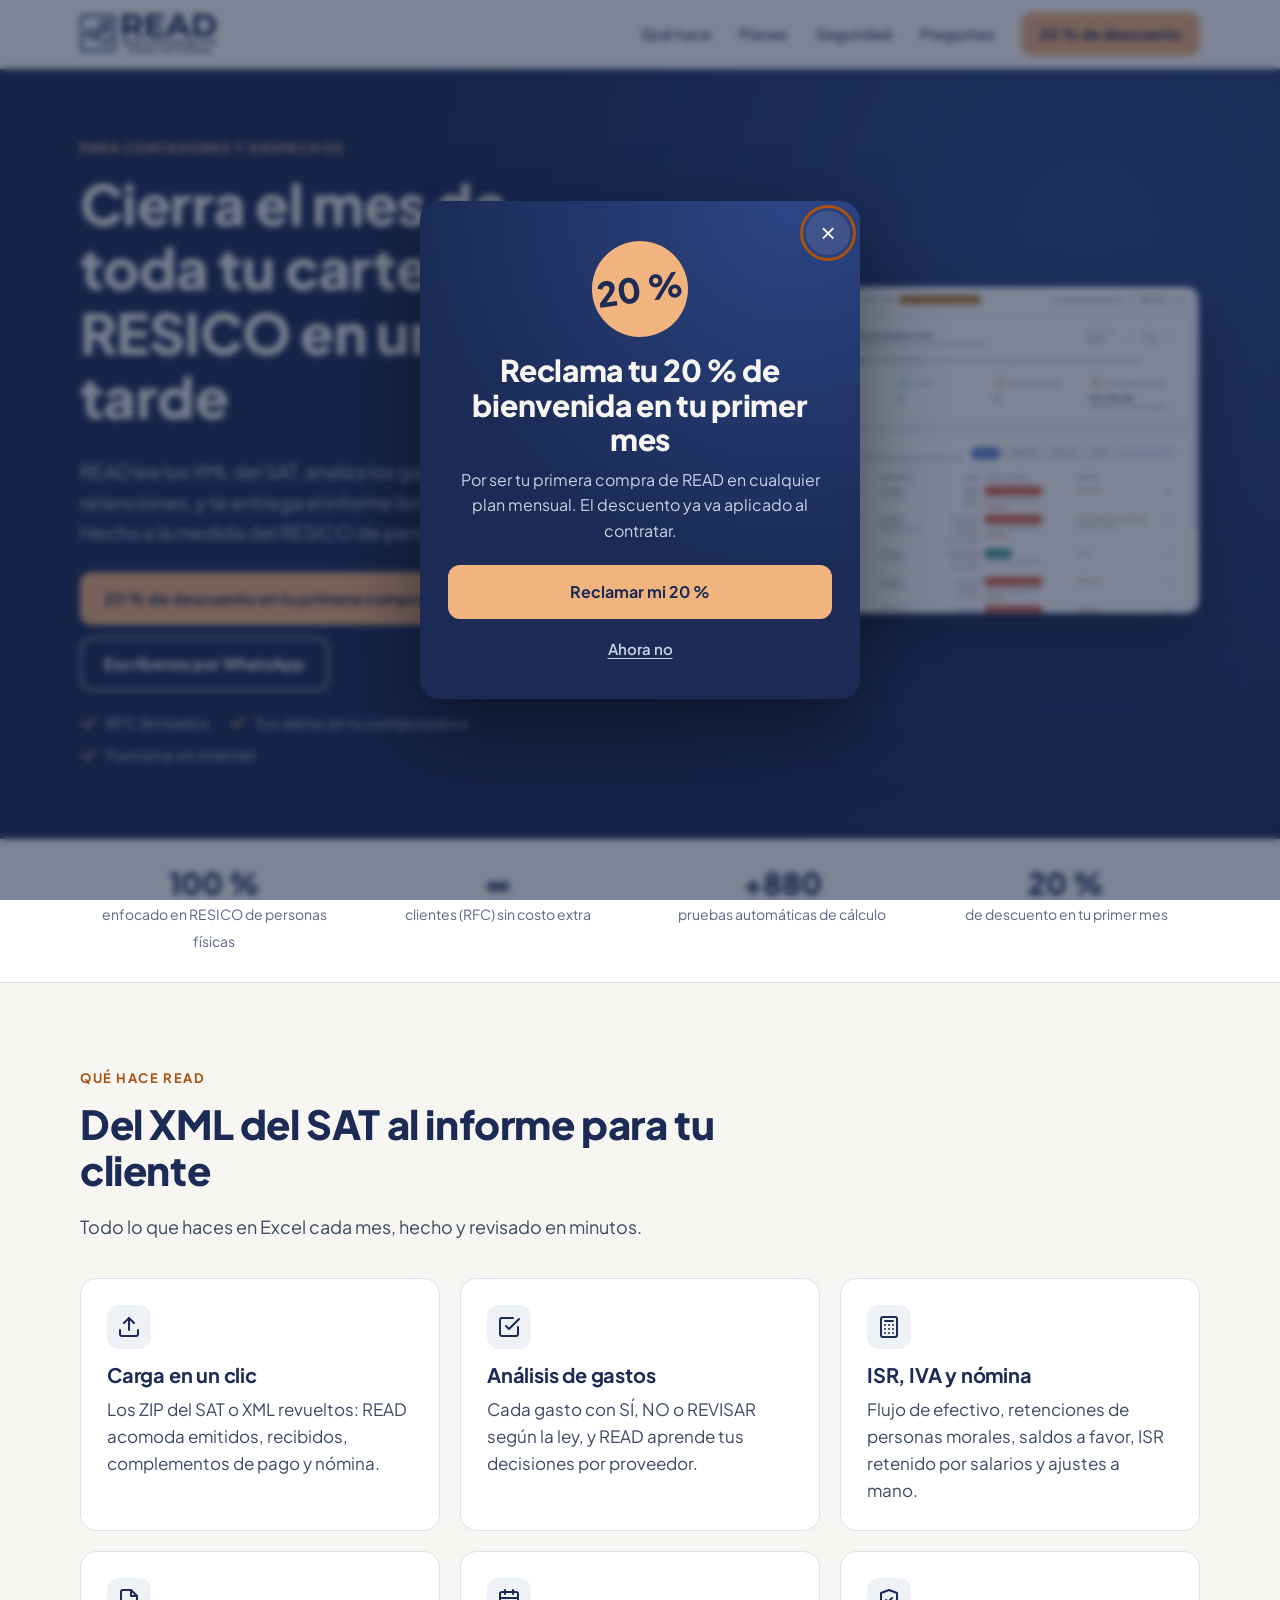
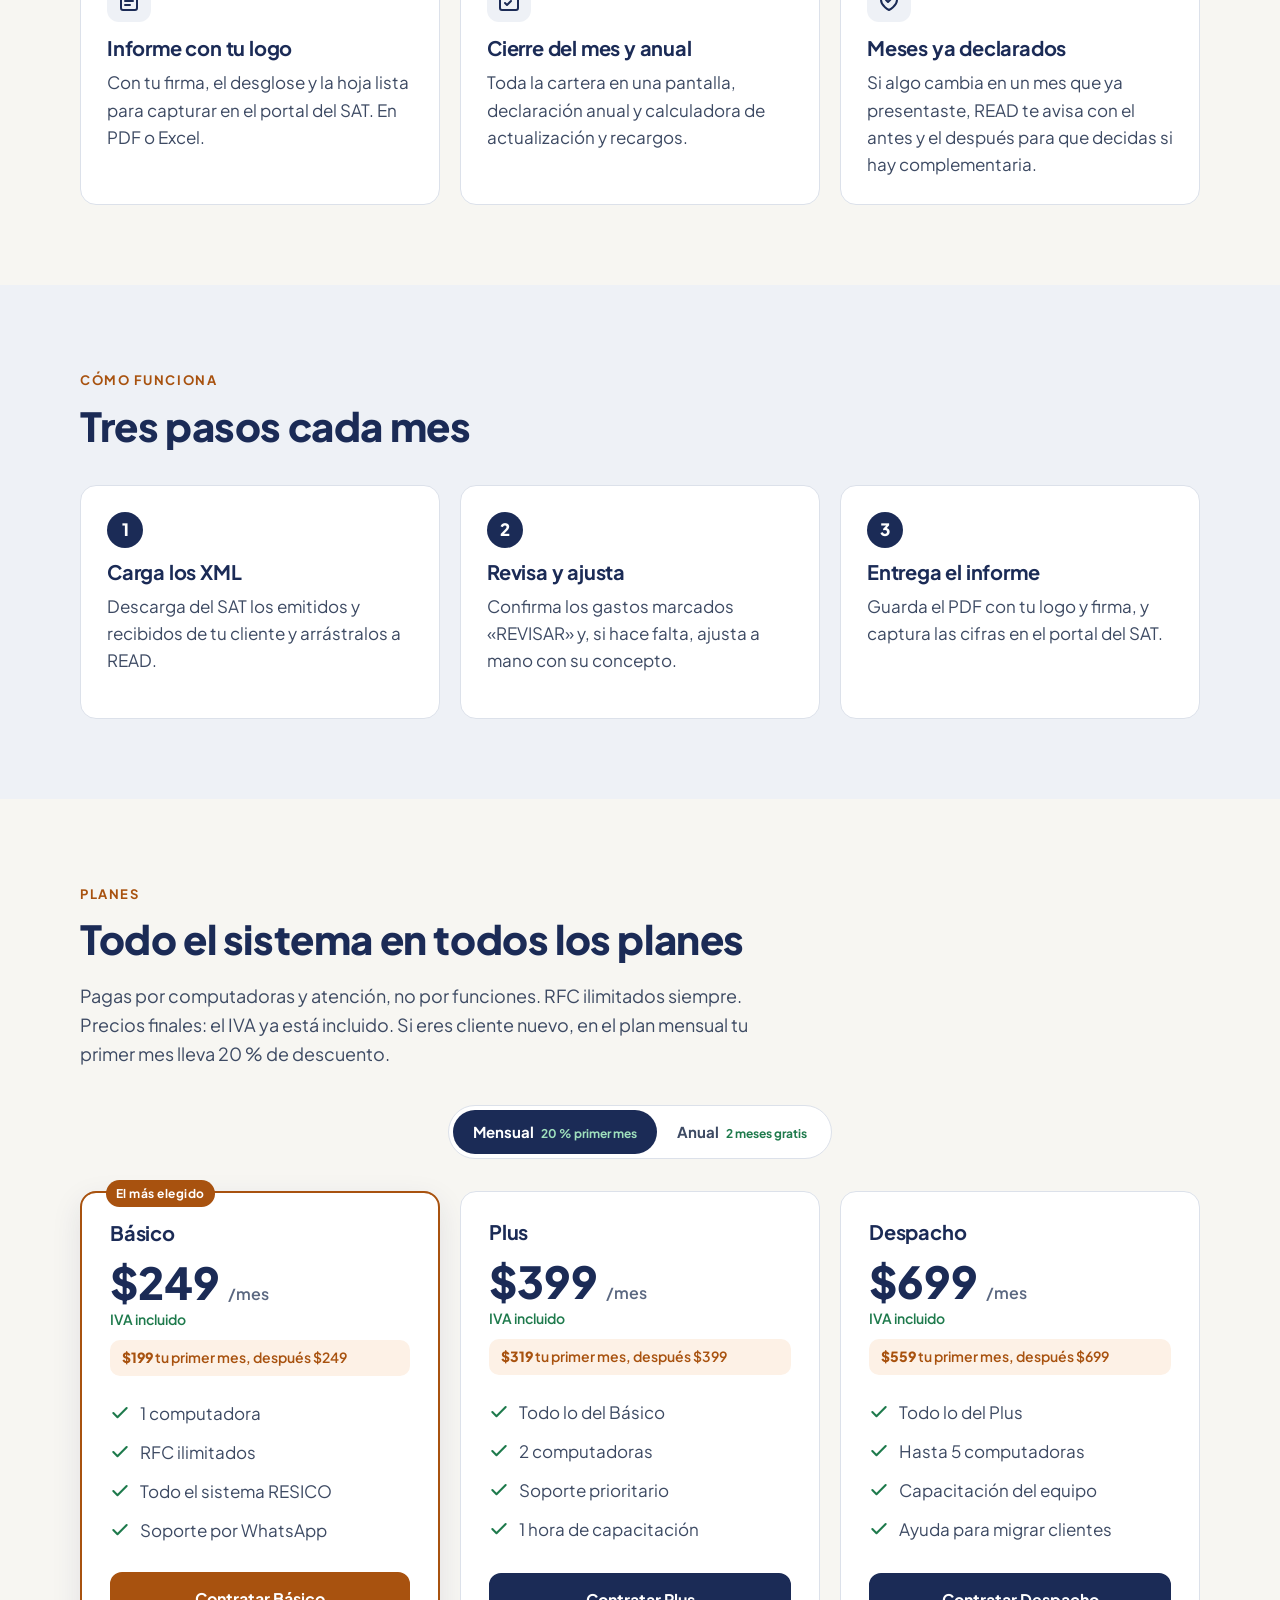
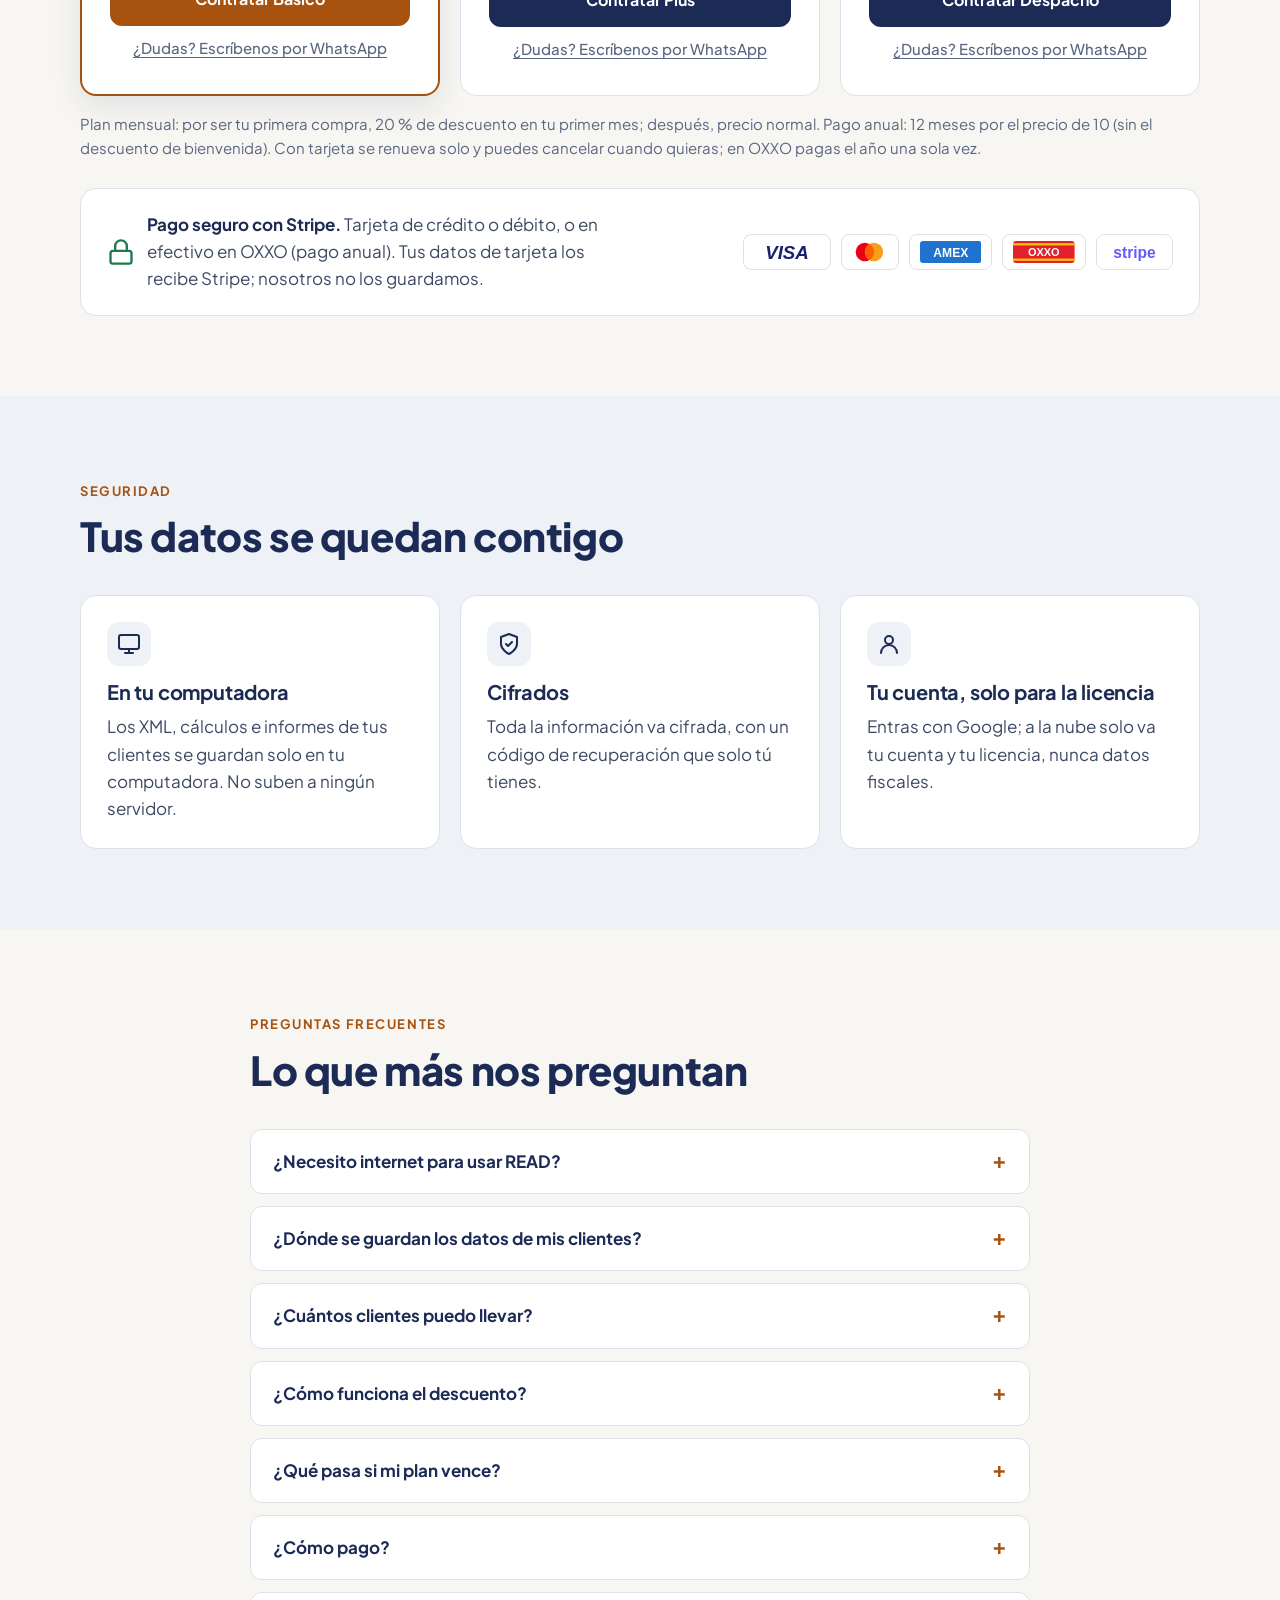
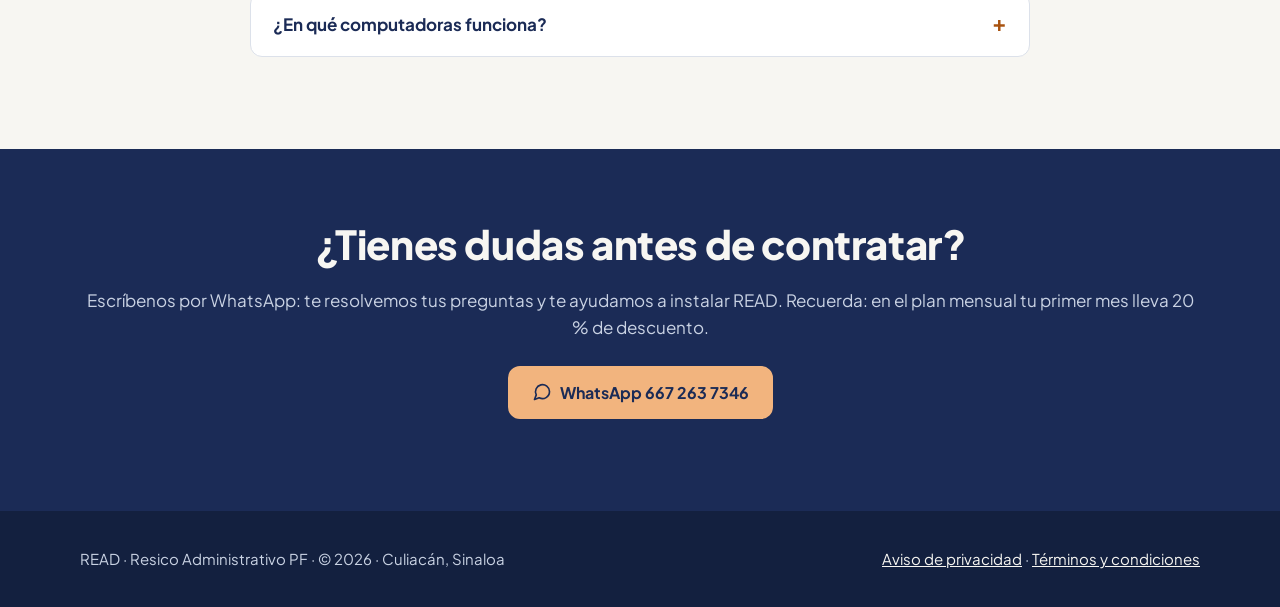
<file: index.html>
<!doctype html>
<!-- Se publica sola en myread.com.mx desde GitHub (Hostinger) -->
<html lang="es-MX">
<head>
<meta charset="utf-8">
<meta name="viewport" content="width=device-width, initial-scale=1">
<title>READ · Sistema para contadores RESICO</title>
<meta name="description" content="Cierra el mes de toda tu cartera RESICO en una tarde. READ lee los XML del SAT, analiza gastos, calcula ISR, IVA y retenciones y genera el informe para tu cliente.">
<meta name="theme-color" content="#1B2B56">
<link rel="canonical" href="https://myread.com.mx/">
<link rel="icon" href="img/icono.png">
<link rel="preconnect" href="https://fonts.googleapis.com">
<link rel="preconnect" href="https://fonts.gstatic.com" crossorigin>
<link rel="stylesheet" href="https://fonts.googleapis.com/css2?family=Plus+Jakarta+Sans:wght@400;600;700;800&display=swap">
<link rel="stylesheet" href="estilo.css?v=2">
</head>
<body>
<a class="salto" href="#contenido">Saltar al contenido</a>

<!-- Íconos (estilo Lucide), una sola vez -->
<svg width="0" height="0" style="position:absolute" aria-hidden="true">
  <defs>
    <symbol id="i-check" viewBox="0 0 24 24" fill="none" stroke="currentColor" stroke-width="2.5" stroke-linecap="round" stroke-linejoin="round"><path d="M20 6 9 17l-5-5"/></symbol>
    <symbol id="i-upload" viewBox="0 0 24 24" fill="none" stroke="currentColor" stroke-width="2" stroke-linecap="round" stroke-linejoin="round"><path d="M21 15v4a2 2 0 0 1-2 2H5a2 2 0 0 1-2-2v-4"/><path d="m17 8-5-5-5 5"/><path d="M12 3v12"/></symbol>
    <symbol id="i-filter" viewBox="0 0 24 24" fill="none" stroke="currentColor" stroke-width="2" stroke-linecap="round" stroke-linejoin="round"><path d="M9 11l3 3L22 4"/><path d="M21 12v7a2 2 0 0 1-2 2H5a2 2 0 0 1-2-2V5a2 2 0 0 1 2-2h11"/></symbol>
    <symbol id="i-calc" viewBox="0 0 24 24" fill="none" stroke="currentColor" stroke-width="2" stroke-linecap="round" stroke-linejoin="round"><rect x="4" y="2" width="16" height="20" rx="2"/><path d="M8 6h8M8 10h.01M12 10h.01M16 10h.01M8 14h.01M12 14h.01M16 14h.01M8 18h.01M12 18h.01M16 18h.01"/></symbol>
    <symbol id="i-file" viewBox="0 0 24 24" fill="none" stroke="currentColor" stroke-width="2" stroke-linecap="round" stroke-linejoin="round"><path d="M14 2H6a2 2 0 0 0-2 2v16a2 2 0 0 0 2 2h12a2 2 0 0 0 2-2V8z"/><path d="M14 2v6h6M8 13h8M8 17h5"/></symbol>
    <symbol id="i-calendar" viewBox="0 0 24 24" fill="none" stroke="currentColor" stroke-width="2" stroke-linecap="round" stroke-linejoin="round"><rect x="3" y="4" width="18" height="18" rx="2"/><path d="M16 2v4M8 2v4M3 10h18M8 15l2 2 4-4"/></symbol>
    <symbol id="i-home" viewBox="0 0 24 24" fill="none" stroke="currentColor" stroke-width="2" stroke-linecap="round" stroke-linejoin="round"><path d="m3 10 9-7 9 7v10a2 2 0 0 1-2 2H5a2 2 0 0 1-2-2z"/><path d="M9 22V12h6v10"/></symbol>
    <symbol id="i-monitor" viewBox="0 0 24 24" fill="none" stroke="currentColor" stroke-width="2" stroke-linecap="round" stroke-linejoin="round"><rect x="2" y="3" width="20" height="14" rx="2"/><path d="M8 21h8M12 17v4"/></symbol>
    <symbol id="i-lock" viewBox="0 0 24 24" fill="none" stroke="currentColor" stroke-width="2" stroke-linecap="round" stroke-linejoin="round"><rect x="3" y="11" width="18" height="11" rx="2"/><path d="M7 11V7a5 5 0 0 1 10 0v4"/></symbol>
    <symbol id="i-user" viewBox="0 0 24 24" fill="none" stroke="currentColor" stroke-width="2" stroke-linecap="round" stroke-linejoin="round"><circle cx="12" cy="8" r="4"/><path d="M4 21a8 8 0 0 1 16 0"/></symbol>
    <symbol id="i-shield" viewBox="0 0 24 24" fill="none" stroke="currentColor" stroke-width="2" stroke-linecap="round" stroke-linejoin="round"><path d="M12 22s8-4 8-10V5l-8-3-8 3v7c0 6 8 10 8 10z"/><path d="m9 12 2 2 4-4"/></symbol>
    <symbol id="i-chat" viewBox="0 0 24 24" fill="none" stroke="currentColor" stroke-width="2" stroke-linecap="round" stroke-linejoin="round"><path d="M21 11.5a8.4 8.4 0 0 1-12.4 7.4L3 21l2.1-5.6A8.4 8.4 0 1 1 21 11.5z"/></symbol>
  </defs>
</svg>

<header>
  <div class="contenedor">
    <a class="logo" href="./" aria-label="READ, inicio"><img src="img/logo-read.png" alt="READ · Resico Administrativo PF" width="136" height="40"></a>
    <nav aria-label="Principal">
      <a class="enlace" href="#que-hace">Qué hace</a>
      <a class="enlace" href="#planes">Planes</a>
      <a class="enlace" href="#seguridad">Seguridad</a>
      <a class="enlace" href="#preguntas">Preguntas</a>
      <a class="boton naranja" href="#planes">20 % de descuento</a>
    </nav>
  </div>
</header>

<main id="contenido">
<section class="portada">
  <div class="contenedor">
    <div>
      <span class="etiqueta">Para contadores y despachos</span>
      <h1>Cierra el mes de toda tu cartera RESICO en una tarde</h1>
      <p class="lead">READ lee los XML del SAT, analiza los gastos, calcula ISR, IVA y retenciones, y te entrega el informe listo para tu cliente. Hecho a la medida del RESICO de personas físicas.</p>
      <div class="acciones">
        <a class="boton naranja" href="#planes">20 % de descuento en tu primera compra</a>
        <a class="boton contorno" href="#contacto">Escríbenos por WhatsApp</a>
      </div>
      <ul class="confianza">
        <li><svg aria-hidden="true"><use href="#i-check"/></svg>RFC ilimitados</li>
        <li><svg aria-hidden="true"><use href="#i-check"/></svg>Tus datos en tu computadora</li>
        <li><svg aria-hidden="true"><use href="#i-check"/></svg>Funciona sin internet</li>
      </ul>
    </div>
    <img class="captura" src="img/cierre-del-mes.png" alt="Pantalla «Cierre del mes» de READ: todos los clientes del despacho con lo que pagan y lo que les falta" width="1440" height="900">
  </div>
</section>

<section class="cifras" aria-label="READ en cifras">
  <div class="contenedor">
    <div class="cifra"><b>100 %</b><span>enfocado en RESICO de personas físicas</span></div>
    <div class="cifra"><b>∞</b><span>clientes (RFC) sin costo extra</span></div>
    <div class="cifra"><b>+880</b><span>pruebas automáticas de cálculo</span></div>
    <div class="cifra"><b>20 %</b><span>de descuento en tu primer mes</span></div>
  </div>
</section>

<section class="bloque" id="que-hace">
  <div class="contenedor">
    <div class="encabezado">
      <span class="etiqueta">Qué hace READ</span>
      <h2>Del XML del SAT al informe para tu cliente</h2>
      <p>Todo lo que haces en Excel cada mes, hecho y revisado en minutos.</p>
    </div>
    <div class="rejilla">
      <article class="tarjeta"><div class="icono"><svg aria-hidden="true"><use href="#i-upload"/></svg></div><h3>Carga en un clic</h3><p>Los ZIP del SAT o XML revueltos: READ acomoda emitidos, recibidos, complementos de pago y nómina.</p></article>
      <article class="tarjeta"><div class="icono"><svg aria-hidden="true"><use href="#i-filter"/></svg></div><h3>Análisis de gastos</h3><p>Cada gasto con SÍ, NO o REVISAR según la ley, y READ aprende tus decisiones por proveedor.</p></article>
      <article class="tarjeta"><div class="icono"><svg aria-hidden="true"><use href="#i-calc"/></svg></div><h3>ISR, IVA y nómina</h3><p>Flujo de efectivo, retenciones de personas morales, saldos a favor, ISR retenido por salarios y ajustes a mano.</p></article>
      <article class="tarjeta"><div class="icono"><svg aria-hidden="true"><use href="#i-file"/></svg></div><h3>Informe con tu logo</h3><p>Con tu firma, el desglose y la hoja lista para capturar en el portal del SAT. En PDF o Excel.</p></article>
      <article class="tarjeta"><div class="icono"><svg aria-hidden="true"><use href="#i-calendar"/></svg></div><h3>Cierre del mes y anual</h3><p>Toda la cartera en una pantalla, declaración anual y calculadora de actualización y recargos.</p></article>
      <article class="tarjeta"><div class="icono"><svg aria-hidden="true"><use href="#i-shield"/></svg></div><h3>Meses ya declarados</h3><p>Si algo cambia en un mes que ya presentaste, READ te avisa con el antes y el después para que decidas si hay complementaria.</p></article>
    </div>
  </div>
</section>

<section class="bloque alterno">
  <div class="contenedor">
    <div class="encabezado">
      <span class="etiqueta">Cómo funciona</span>
      <h2>Tres pasos cada mes</h2>
    </div>
    <div class="pasos">
      <div class="paso"><h3>Carga los XML</h3><p>Descarga del SAT los emitidos y recibidos de tu cliente y arrástralos a READ.</p></div>
      <div class="paso"><h3>Revisa y ajusta</h3><p>Confirma los gastos marcados «REVISAR» y, si hace falta, ajusta a mano con su concepto.</p></div>
      <div class="paso"><h3>Entrega el informe</h3><p>Guarda el PDF con tu logo y firma, y captura las cifras en el portal del SAT.</p></div>
    </div>
  </div>
</section>

<section class="bloque" id="planes">
  <div class="contenedor">
    <div class="encabezado">
      <span class="etiqueta">Planes</span>
      <h2>Todo el sistema en todos los planes</h2>
      <p>Pagas por computadoras y atención, no por funciones. RFC ilimitados siempre. Precios finales: el IVA ya está incluido. Si eres cliente nuevo, en el plan mensual tu primer mes lleva 20 % de descuento.</p>
    </div>
    <div class="periodo" role="group" aria-label="Forma de pago">
      <button type="button" data-periodo="mensual" aria-pressed="true">Mensual <span>20 % primer mes</span></button>
      <button type="button" data-periodo="anual" aria-pressed="false">Anual <span>2 meses gratis</span></button>
    </div>
    <div class="planes">
      <article class="plan destacado">
        <span class="insignia">El más elegido</span>
        <h3>Básico</h3>
        <div class="precio" data-mensual="$249" data-anual="$2,490">$249 <small>/mes</small></div>
        <p class="iva">IVA incluido</p>
        <p class="oferta"><b>$199</b> tu primer mes, después $249</p>
        <ul>
          <li><svg aria-hidden="true"><use href="#i-check"/></svg>1 computadora</li>
          <li><svg aria-hidden="true"><use href="#i-check"/></svg>RFC ilimitados</li>
          <li><svg aria-hidden="true"><use href="#i-check"/></svg>Todo el sistema RESICO</li>
          <li><svg aria-hidden="true"><use href="#i-check"/></svg>Soporte por WhatsApp</li>
        </ul>
        <a class="boton" href="https://buy.stripe.com/cNieV61fn2L52EQ2ZwgrS00?prefilled_promo_code=PRIMERACOMPRA-BASICO" data-mensual="https://buy.stripe.com/cNieV61fn2L52EQ2ZwgrS00?prefilled_promo_code=PRIMERACOMPRA-BASICO" data-anual="https://buy.stripe.com/eVq00c1fn71l3IUarYgrS01">Contratar Básico</a>
        <a class="oxxo" href="https://buy.stripe.com/9B6dR21fnetN3IU8jQgrS02" hidden>o paga el año en efectivo en OXXO</a>
        <a class="prueba" href="#contacto">¿Dudas? Escríbenos por WhatsApp</a>
      </article>
      <article class="plan">
        <h3>Plus</h3>
        <div class="precio" data-mensual="$399" data-anual="$3,990">$399 <small>/mes</small></div>
        <p class="iva">IVA incluido</p>
        <p class="oferta"><b>$319</b> tu primer mes, después $399</p>
        <ul>
          <li><svg aria-hidden="true"><use href="#i-check"/></svg>Todo lo del Básico</li>
          <li><svg aria-hidden="true"><use href="#i-check"/></svg>2 computadoras</li>
          <li><svg aria-hidden="true"><use href="#i-check"/></svg>Soporte prioritario</li>
          <li><svg aria-hidden="true"><use href="#i-check"/></svg>1 hora de capacitación</li>
        </ul>
        <a class="boton" href="https://buy.stripe.com/fZu28kgah4TddjugQmgrS03?prefilled_promo_code=PRIMERACOMPRA-PLUS" data-mensual="https://buy.stripe.com/fZu28kgah4TddjugQmgrS03?prefilled_promo_code=PRIMERACOMPRA-PLUS" data-anual="https://buy.stripe.com/eVq3cocY55Xh4MYfMigrS04">Contratar Plus</a>
        <a class="oxxo" href="https://buy.stripe.com/cNi7sE7DL85p6V643AgrS05" hidden>o paga el año en efectivo en OXXO</a>
        <a class="prueba" href="#contacto">¿Dudas? Escríbenos por WhatsApp</a>
      </article>
      <article class="plan">
        <h3>Despacho</h3>
        <div class="precio" data-mensual="$699" data-anual="$6,990">$699 <small>/mes</small></div>
        <p class="iva">IVA incluido</p>
        <p class="oferta"><b>$559</b> tu primer mes, después $699</p>
        <ul>
          <li><svg aria-hidden="true"><use href="#i-check"/></svg>Todo lo del Plus</li>
          <li><svg aria-hidden="true"><use href="#i-check"/></svg>Hasta 5 computadoras</li>
          <li><svg aria-hidden="true"><use href="#i-check"/></svg>Capacitación del equipo</li>
          <li><svg aria-hidden="true"><use href="#i-check"/></svg>Ayuda para migrar clientes</li>
        </ul>
        <a class="boton" href="https://buy.stripe.com/cNieV60bjbhB93e7fMgrS06?prefilled_promo_code=PRIMERACOMPRA-DESPACHO" data-mensual="https://buy.stripe.com/cNieV60bjbhB93e7fMgrS06?prefilled_promo_code=PRIMERACOMPRA-DESPACHO" data-anual="https://buy.stripe.com/dRmaEQ5vDetNa7i1VsgrS07">Contratar Despacho</a>
        <a class="oxxo" href="https://buy.stripe.com/eVq4gsf6dfxR93e8jQgrS08" hidden>o paga el año en efectivo en OXXO</a>
        <a class="prueba" href="#contacto">¿Dudas? Escríbenos por WhatsApp</a>
      </article>
    </div>
    <p class="nota" style="margin-top:16px">Plan mensual: por ser tu primera compra, 20 % de descuento en tu primer mes; después, precio normal. Pago anual: 12 meses por el precio de 10 (sin el descuento de bienvenida). Con tarjeta se renueva solo y puedes cancelar cuando quieras; en OXXO pagas el año una sola vez.</p>

    <div class="pago" aria-labelledby="titulo-pago">
      <div class="texto">
        <svg aria-hidden="true"><use href="#i-lock"/></svg>
        <div><b id="titulo-pago" style="color:var(--tinta)">Pago seguro con Stripe.</b> Tarjeta de crédito o débito, o en efectivo en OXXO (pago anual). Tus datos de tarjeta los recibe Stripe; nosotros no los guardamos.</div>
      </div>
      <ul class="metodos" aria-label="Métodos de pago aceptados">
        <li aria-label="Visa"><svg viewBox="0 0 60 20" aria-hidden="true"><text x="30" y="16" text-anchor="middle" font-family="Arial Black, Arial, sans-serif" font-weight="900" font-style="italic" font-size="17" fill="#1A1F71">VISA</text></svg></li>
        <li aria-label="Mastercard"><svg viewBox="0 0 38 24" aria-hidden="true"><circle cx="14" cy="12" r="10" fill="#EB001B"/><circle cx="24" cy="12" r="10" fill="#F79E1B"/><path d="M19 3.3a10 10 0 0 1 0 17.4 10 10 0 0 1 0-17.4z" fill="#FF5F00"/></svg></li>
        <li aria-label="American Express"><svg viewBox="0 0 56 20" aria-hidden="true"><rect width="56" height="20" rx="3" fill="#1F72CD"/><text x="28" y="14.5" text-anchor="middle" font-family="Arial, sans-serif" font-weight="700" font-size="11" fill="#fff">AMEX</text></svg></li>
        <li aria-label="OXXO"><svg viewBox="0 0 56 20" aria-hidden="true"><rect width="56" height="20" rx="3" fill="#E5202E"/><rect y="2" width="56" height="2" fill="#F9C900"/><rect y="16" width="56" height="2" fill="#F9C900"/><text x="28" y="14" text-anchor="middle" font-family="Arial Black, Arial, sans-serif" font-weight="900" font-size="10" fill="#fff">OXXO</text></svg></li>
        <li aria-label="Stripe"><svg viewBox="0 0 60 24" aria-hidden="true"><text x="30" y="18" text-anchor="middle" font-family="Arial, sans-serif" font-weight="700" font-size="17" fill="#635BFF">stripe</text></svg></li>
      </ul>
    </div>
  </div>
</section>

<section class="bloque alterno" id="seguridad">
  <div class="contenedor">
    <div class="encabezado">
      <span class="etiqueta">Seguridad</span>
      <h2>Tus datos se quedan contigo</h2>
    </div>
    <div class="rejilla">
      <article class="tarjeta"><div class="icono"><svg aria-hidden="true"><use href="#i-monitor"/></svg></div><h3>En tu computadora</h3><p>Los XML, cálculos e informes de tus clientes se guardan solo en tu computadora. No suben a ningún servidor.</p></article>
      <article class="tarjeta"><div class="icono"><svg aria-hidden="true"><use href="#i-shield"/></svg></div><h3>Cifrados</h3><p>Toda la información va cifrada, con un código de recuperación que solo tú tienes.</p></article>
      <article class="tarjeta"><div class="icono"><svg aria-hidden="true"><use href="#i-user"/></svg></div><h3>Tu cuenta, solo para la licencia</h3><p>Entras con Google; a la nube solo va tu cuenta y tu licencia, nunca datos fiscales.</p></article>
    </div>
  </div>
</section>

<section class="bloque" id="preguntas">
  <div class="contenedor preguntas">
    <div class="encabezado">
      <span class="etiqueta">Preguntas frecuentes</span>
      <h2>Lo que más nos preguntan</h2>
    </div>
    <details><summary>¿Necesito internet para usar READ?</summary><p>No para trabajar: READ funciona en tu computadora. Se conecta de vez en cuando para revisar tu licencia y, si tú lo pides, para verificar comprobantes con el SAT. Puede trabajar hasta 14 días seguidos sin internet.</p></details>
    <details><summary>¿Dónde se guardan los datos de mis clientes?</summary><p>Solo en tu computadora, cifrados. READ hace copias automáticas y puedes exportar respaldos cuando quieras.</p></details>
    <details><summary>¿Cuántos clientes puedo llevar?</summary><p>Los que quieras: todos los planes tienen RFC ilimitados.</p></details>
    <details><summary>¿Cómo funciona el descuento?</summary><p>Si eres cliente nuevo y contratas un plan mensual, por ser tu primera compra tienes 20 % de descuento en tu primer mes (por ejemplo, Básico: $199 en lugar de $249). Desde el segundo mes pagas el precio normal. Puedes cancelar cuando quieras. El plan anual no lleva este descuento porque ya incluye 2 meses de regalo.</p></details>
    <details><summary>¿Qué pasa si mi plan vence?</summary><p>READ queda en modo consulta: ves, imprimes y exportas tu información, pero no cargas ni modificas nada hasta renovar. No pierdes nada.</p></details>
    <details><summary>¿Cómo pago?</summary><p>Con tarjeta de crédito o débito, a través de Stripe: mes a mes o el año completo con dos meses de regalo. Si prefieres efectivo, el pago anual también se puede hacer en OXXO. Los precios ya incluyen IVA.</p></details>
    <details><summary>¿En qué computadoras funciona?</summary><p>En computadoras con Windows 10 u 11.</p></details>
  </div>
</section>

<section class="final" id="contacto">
  <div class="contenedor">
    <h2>¿Tienes dudas antes de contratar?</h2>
    <p>Escríbenos por WhatsApp: te resolvemos tus preguntas y te ayudamos a instalar READ. Recuerda: en el plan mensual tu primer mes lleva 20 % de descuento.</p>
    <div class="acciones">
      <a class="boton naranja" href="https://wa.me/526672637346?text=Hola%2C%20me%20interesa%20READ" target="_blank" rel="noopener"><svg aria-hidden="true"><use href="#i-chat"/></svg>WhatsApp 667 263 7346</a>
    </div>
  </div>
</section>
</main>

<footer>
  <div class="contenedor">
    <div>READ · Resico Administrativo PF · © 2026 · Culiacán, Sinaloa</div>
    <div><a href="privacidad.html">Aviso de privacidad</a> · <a href="terminos.html">Términos y condiciones</a></div>
  </div>
</footer>
<script src="inicio.js?v=3"></script>
<script src="bienvenida.js?v=2"></script>
</body>
</html>
</file>
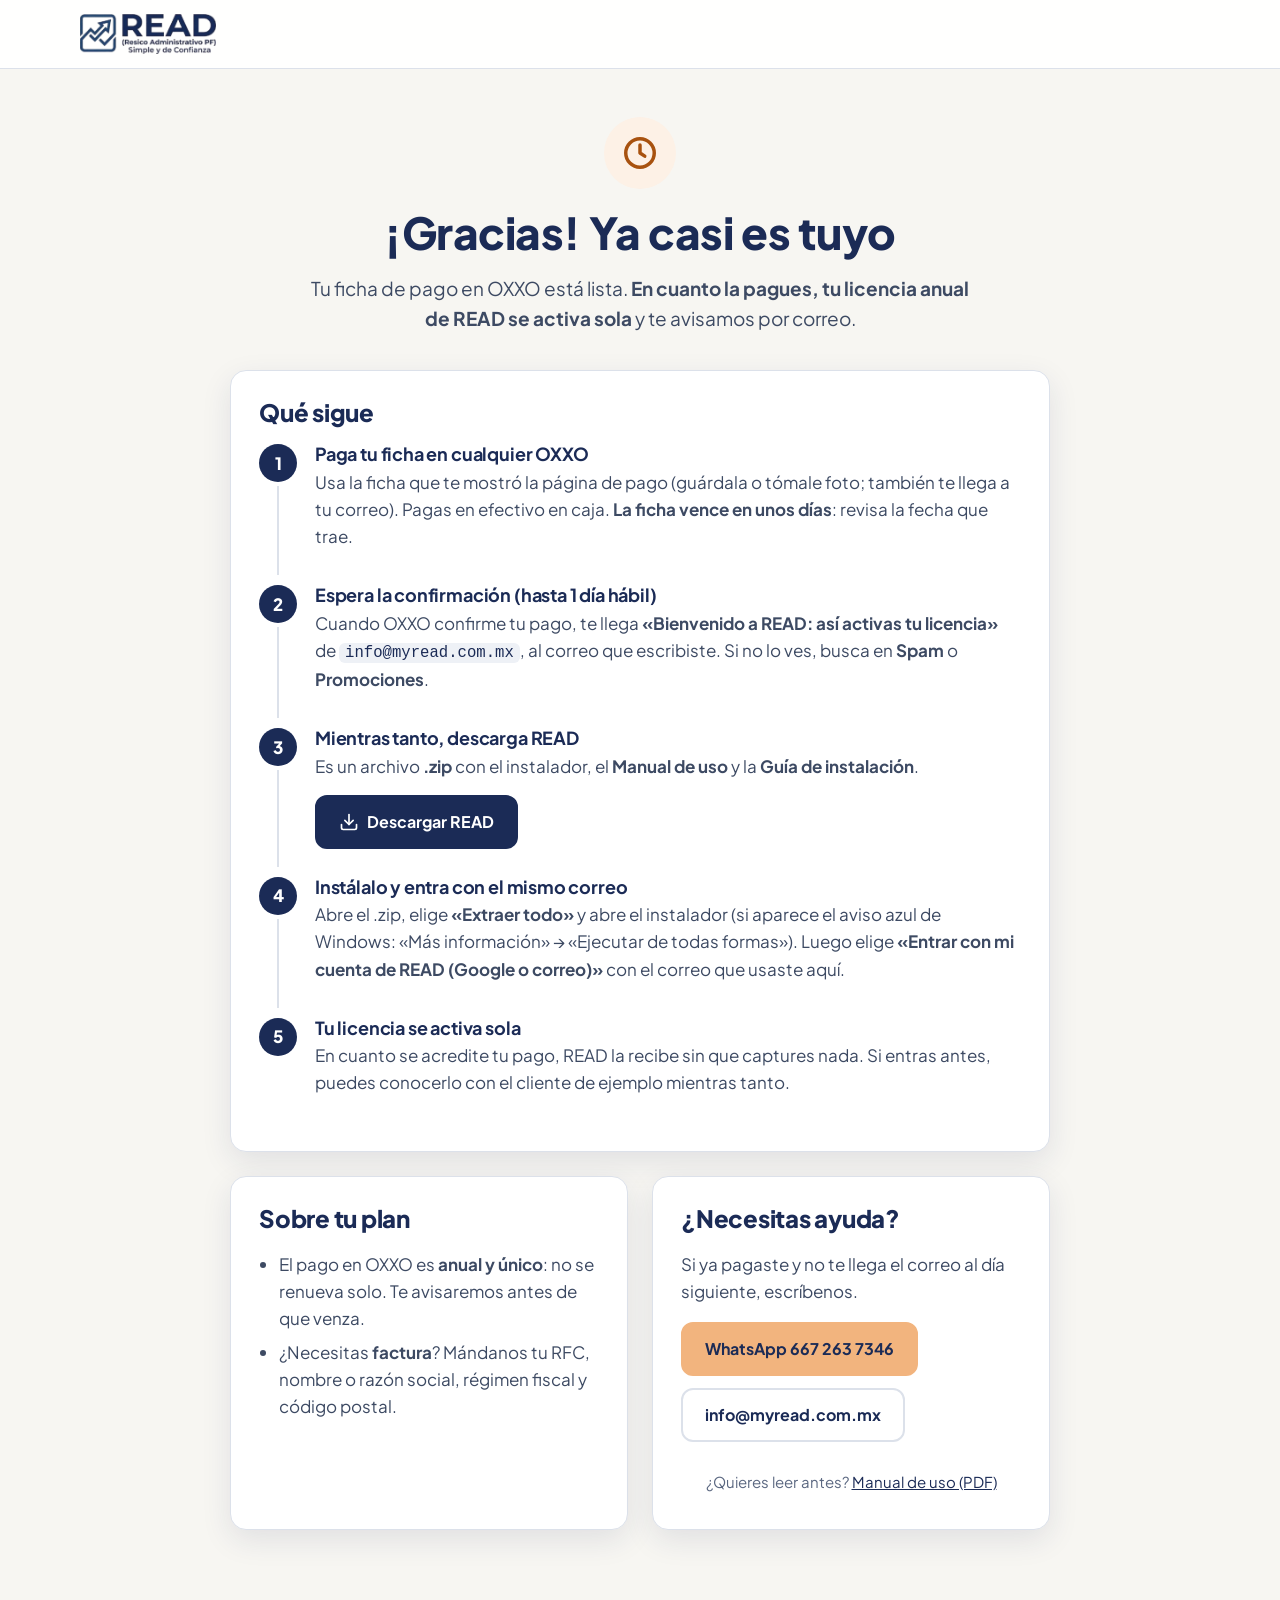
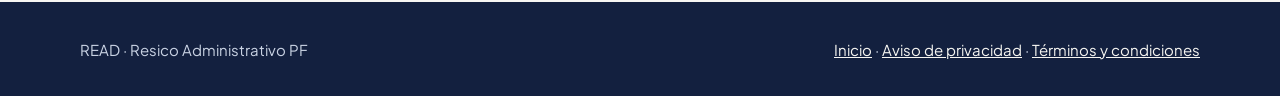
<file: gracias-oxxo.html>
<!doctype html>
<html lang="es-MX">
<head>
<meta charset="utf-8">
<meta name="viewport" content="width=device-width, initial-scale=1">
<meta name="robots" content="noindex, nofollow">
<title>Tu ficha de OXXO está lista · READ</title>
<link rel="icon" href="img/icono.png">
<link rel="stylesheet" href="https://fonts.googleapis.com/css2?family=Plus+Jakarta+Sans:wght@400;600;700;800&display=swap">
<link rel="stylesheet" href="estilo.css?v=2">
<link rel="stylesheet" href="gracias.css?v=1">
</head>
<body>
<header><div class="contenedor"><a class="logo" href="./" aria-label="READ, inicio"><img src="img/logo-read.png" alt="READ" width="136" height="40"></a></div></header>

<main class="gracias">
  <section class="gracias-portada">
    <div class="gracias-sello espera" aria-hidden="true"><svg viewBox="0 0 24 24" fill="none" stroke="currentColor" stroke-width="2.2" stroke-linecap="round" stroke-linejoin="round"><circle cx="12" cy="12" r="9"/><path d="M12 7v5l3 2"/></svg></div>
    <h1>¡Gracias! Ya casi es tuyo</h1>
    <p class="lead">Tu ficha de pago en OXXO está lista. <b>En cuanto la pagues, tu licencia anual de READ se activa sola</b> y te avisamos por correo.</p>
  </section>

  <section class="gracias-caja" aria-labelledby="que-sigue">
    <h2 id="que-sigue">Qué sigue</h2>
    <ol class="gracias-pasos">
      <li>
        <h3>Paga tu ficha en cualquier OXXO</h3>
        <p>Usa la ficha que te mostró la página de pago (guárdala o tómale foto; también te llega a tu correo). Pagas en efectivo en caja. <b>La ficha vence en unos días</b>: revisa la fecha que trae.</p>
      </li>
      <li>
        <h3>Espera la confirmación (hasta 1 día hábil)</h3>
        <p>Cuando OXXO confirme tu pago, te llega <b>«Bienvenido a READ: así activas tu licencia»</b> de <code>info@myread.com.mx</code>, al correo que escribiste. Si no lo ves, busca en <b>Spam</b> o <b>Promociones</b>.</p>
      </li>
      <li>
        <h3>Mientras tanto, descarga READ</h3>
        <p>Es un archivo <b>.zip</b> con el instalador, el <b>Manual de uso</b> y la <b>Guía de instalación</b>.</p>
        <a class="boton" href="/descargar"><svg viewBox="0 0 24 24" fill="none" stroke="currentColor" stroke-width="2" stroke-linecap="round" stroke-linejoin="round" aria-hidden="true"><path d="M21 15v4a2 2 0 0 1-2 2H5a2 2 0 0 1-2-2v-4"/><path d="m7 10 5 5 5-5"/><path d="M12 15V3"/></svg>Descargar READ</a>
      </li>
      <li>
        <h3>Instálalo y entra con el mismo correo</h3>
        <p>Abre el .zip, elige <b>«Extraer todo»</b> y abre el instalador (si aparece el aviso azul de Windows: «Más información» → «Ejecutar de todas formas»). Luego elige <b>«Entrar con mi cuenta de READ (Google o correo)»</b> con el correo que usaste aquí.</p>
      </li>
      <li>
        <h3>Tu licencia se activa sola</h3>
        <p>En cuanto se acredite tu pago, READ la recibe sin que captures nada. Si entras antes, puedes conocerlo con el cliente de ejemplo mientras tanto.</p>
      </li>
    </ol>
  </section>

  <div class="gracias-dos">
    <section class="gracias-caja" aria-labelledby="tu-plan">
      <h2 id="tu-plan">Sobre tu plan</h2>
      <ul>
        <li>El pago en OXXO es <b>anual y único</b>: no se renueva solo. Te avisaremos antes de que venza.</li>
        <li>¿Necesitas <b>factura</b>? Mándanos tu RFC, nombre o razón social, régimen fiscal y código postal.</li>
      </ul>
    </section>
    <section class="gracias-caja" aria-labelledby="ayuda">
      <h2 id="ayuda">¿Necesitas ayuda?</h2>
      <p>Si ya pagaste y no te llega el correo al día siguiente, escríbenos.</p>
      <div class="gracias-ayuda">
        <a class="boton naranja" href="https://wa.me/526672637346?text=Hola%2C%20pagu%C3%A9%20READ%20en%20OXXO" target="_blank" rel="noopener">WhatsApp 667 263 7346</a>
        <a class="boton claro" href="mailto:info@myread.com.mx">info@myread.com.mx</a>
      </div>
      <p class="gracias-nota">¿Quieres leer antes? <a href="/manual">Manual de uso (PDF)</a></p>
    </section>
  </div>
</main>

<footer><div class="contenedor"><div>READ · Resico Administrativo PF</div><div><a href="./">Inicio</a> · <a href="privacidad.html">Aviso de privacidad</a> · <a href="terminos.html">Términos y condiciones</a></div></div></footer>
</body>
</html>
</file>
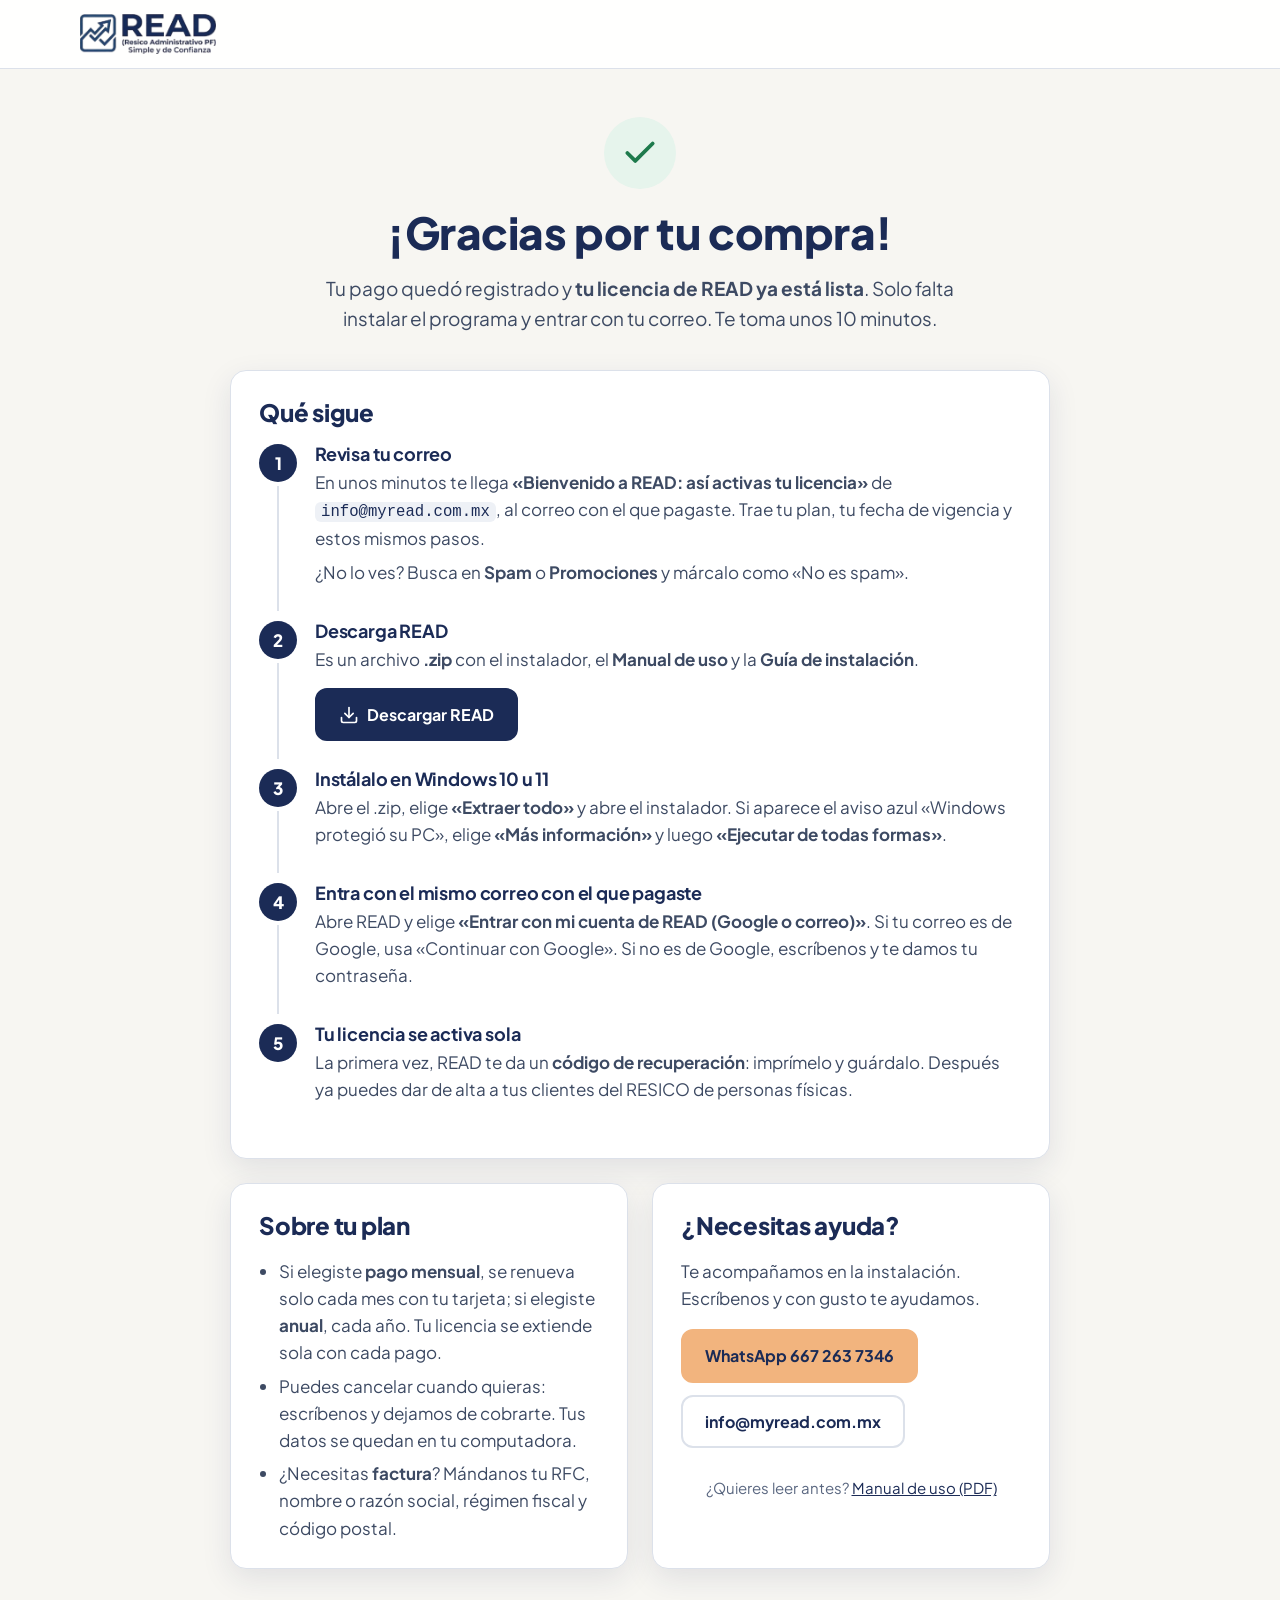
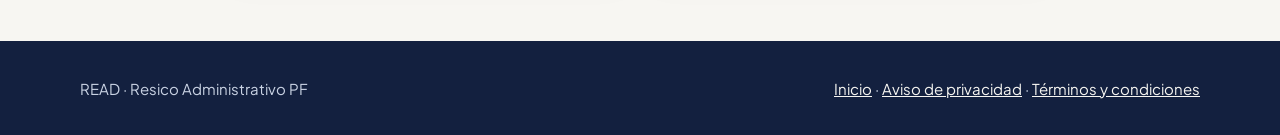
<file: gracias.html>
<!doctype html>
<html lang="es-MX">
<head>
<meta charset="utf-8">
<meta name="viewport" content="width=device-width, initial-scale=1">
<meta name="robots" content="noindex, nofollow">
<title>¡Gracias por tu compra! · READ</title>
<link rel="icon" href="img/icono.png">
<link rel="stylesheet" href="https://fonts.googleapis.com/css2?family=Plus+Jakarta+Sans:wght@400;600;700;800&display=swap">
<link rel="stylesheet" href="estilo.css?v=2">
<link rel="stylesheet" href="gracias.css?v=1">
</head>
<body>
<header><div class="contenedor"><a class="logo" href="./" aria-label="READ, inicio"><img src="img/logo-read.png" alt="READ" width="136" height="40"></a></div></header>

<main class="gracias">
  <section class="gracias-portada">
    <div class="gracias-sello" aria-hidden="true"><svg viewBox="0 0 24 24" fill="none" stroke="currentColor" stroke-width="2.4" stroke-linecap="round" stroke-linejoin="round"><path d="M20 6 9 17l-5-5"/></svg></div>
    <h1>¡Gracias por tu compra!</h1>
    <p class="lead">Tu pago quedó registrado y <b>tu licencia de READ ya está lista</b>. Solo falta instalar el programa y entrar con tu correo. Te toma unos 10 minutos.</p>
  </section>

  <section class="gracias-caja" aria-labelledby="que-sigue">
    <h2 id="que-sigue">Qué sigue</h2>
    <ol class="gracias-pasos">
      <li>
        <h3>Revisa tu correo</h3>
        <p>En unos minutos te llega <b>«Bienvenido a READ: así activas tu licencia»</b> de <code>info@myread.com.mx</code>, al correo con el que pagaste. Trae tu plan, tu fecha de vigencia y estos mismos pasos.</p>
        <p>¿No lo ves? Busca en <b>Spam</b> o <b>Promociones</b> y márcalo como «No es spam».</p>
      </li>
      <li>
        <h3>Descarga READ</h3>
        <p>Es un archivo <b>.zip</b> con el instalador, el <b>Manual de uso</b> y la <b>Guía de instalación</b>.</p>
        <a class="boton" href="/descargar"><svg viewBox="0 0 24 24" fill="none" stroke="currentColor" stroke-width="2" stroke-linecap="round" stroke-linejoin="round" aria-hidden="true"><path d="M21 15v4a2 2 0 0 1-2 2H5a2 2 0 0 1-2-2v-4"/><path d="m7 10 5 5 5-5"/><path d="M12 15V3"/></svg>Descargar READ</a>
      </li>
      <li>
        <h3>Instálalo en Windows 10 u 11</h3>
        <p>Abre el .zip, elige <b>«Extraer todo»</b> y abre el instalador. Si aparece el aviso azul «Windows protegió su PC», elige <b>«Más información»</b> y luego <b>«Ejecutar de todas formas»</b>.</p>
      </li>
      <li>
        <h3>Entra con el mismo correo con el que pagaste</h3>
        <p>Abre READ y elige <b>«Entrar con mi cuenta de READ (Google o correo)»</b>. Si tu correo es de Google, usa «Continuar con Google». Si no es de Google, escríbenos y te damos tu contraseña.</p>
      </li>
      <li>
        <h3>Tu licencia se activa sola</h3>
        <p>La primera vez, READ te da un <b>código de recuperación</b>: imprímelo y guárdalo. Después ya puedes dar de alta a tus clientes del RESICO de personas físicas.</p>
      </li>
    </ol>
  </section>

  <div class="gracias-dos">
    <section class="gracias-caja" aria-labelledby="tu-plan">
      <h2 id="tu-plan">Sobre tu plan</h2>
      <ul>
        <li>Si elegiste <b>pago mensual</b>, se renueva solo cada mes con tu tarjeta; si elegiste <b>anual</b>, cada año. Tu licencia se extiende sola con cada pago.</li>
        <li>Puedes cancelar cuando quieras: escríbenos y dejamos de cobrarte. Tus datos se quedan en tu computadora.</li>
        <li>¿Necesitas <b>factura</b>? Mándanos tu RFC, nombre o razón social, régimen fiscal y código postal.</li>
      </ul>
    </section>
    <section class="gracias-caja" aria-labelledby="ayuda">
      <h2 id="ayuda">¿Necesitas ayuda?</h2>
      <p>Te acompañamos en la instalación. Escríbenos y con gusto te ayudamos.</p>
      <div class="gracias-ayuda">
        <a class="boton naranja" href="https://wa.me/526672637346?text=Hola%2C%20acabo%20de%20comprar%20READ" target="_blank" rel="noopener">WhatsApp 667 263 7346</a>
        <a class="boton claro" href="mailto:info@myread.com.mx">info@myread.com.mx</a>
      </div>
      <p class="gracias-nota">¿Quieres leer antes? <a href="/manual">Manual de uso (PDF)</a></p>
    </section>
  </div>
</main>

<footer><div class="contenedor"><div>READ · Resico Administrativo PF</div><div><a href="./">Inicio</a> · <a href="privacidad.html">Aviso de privacidad</a> · <a href="terminos.html">Términos y condiciones</a></div></div></footer>
</body>
</html>
</file>
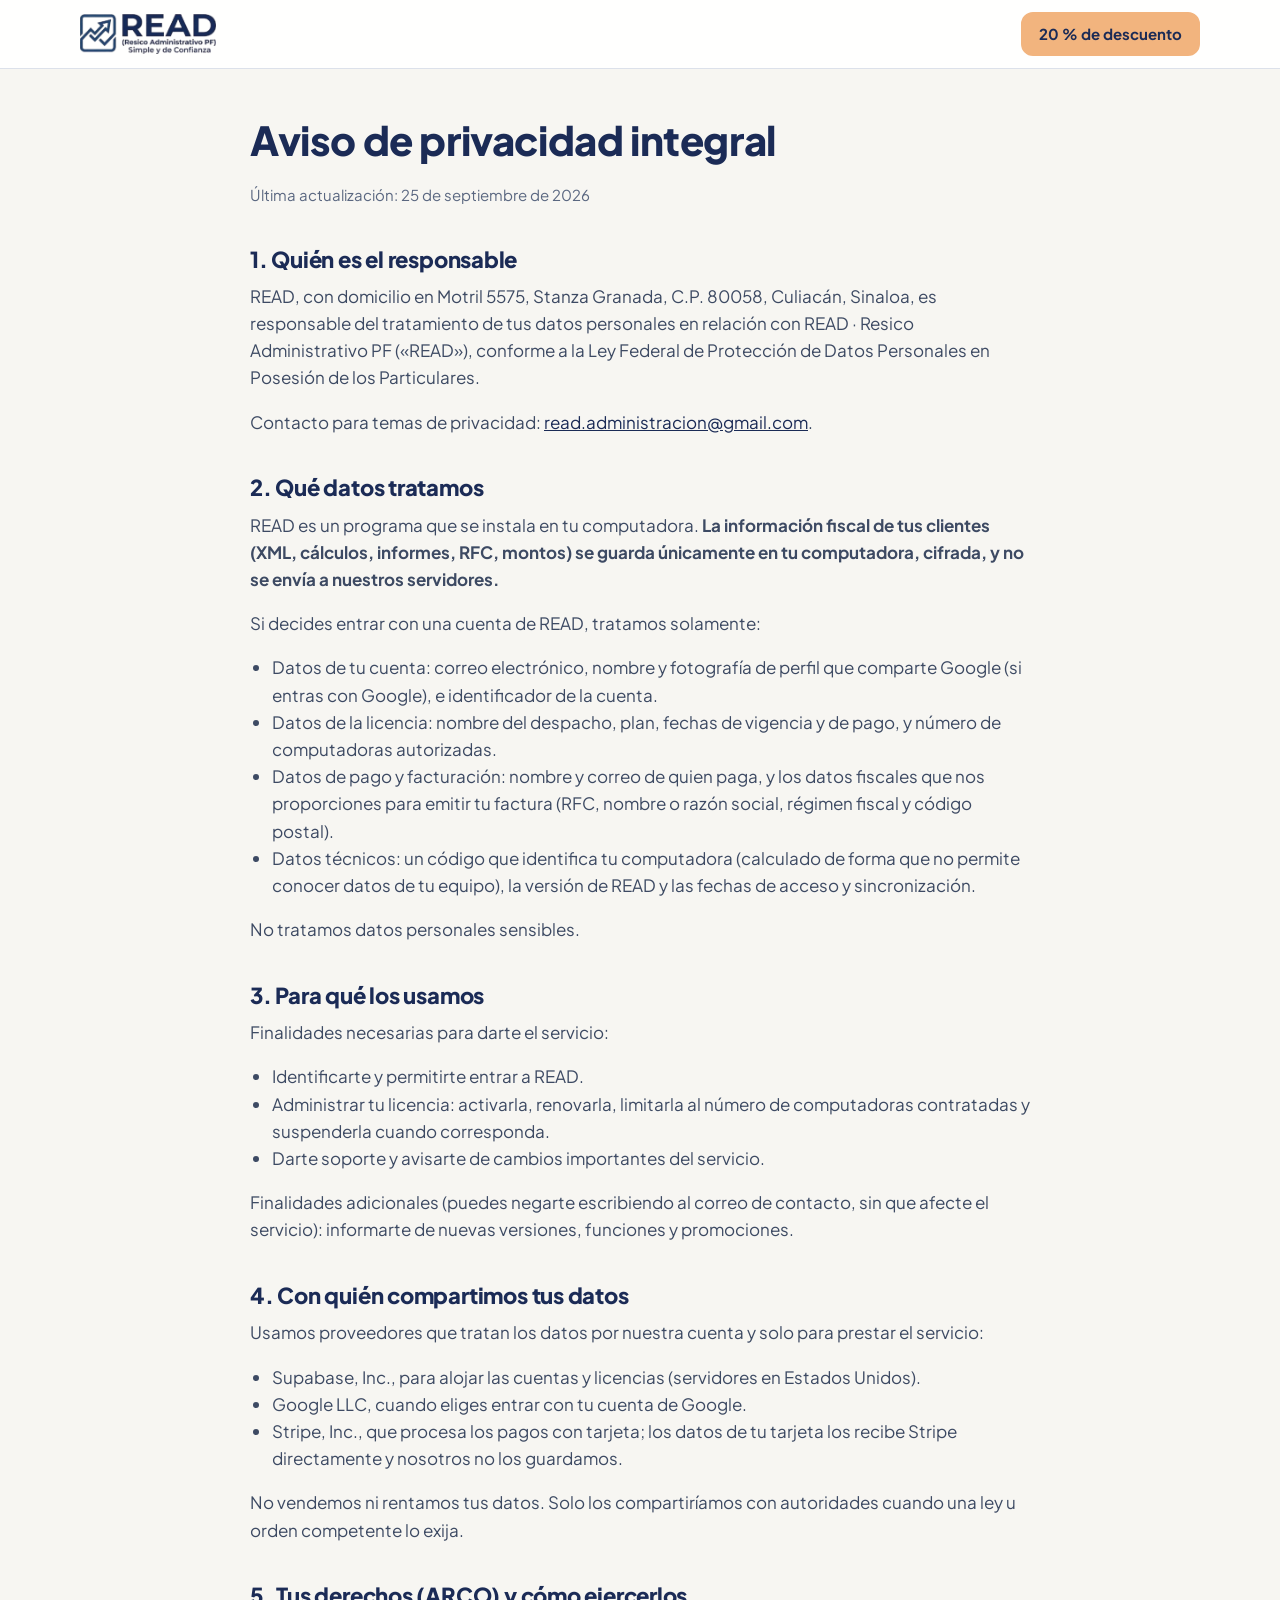
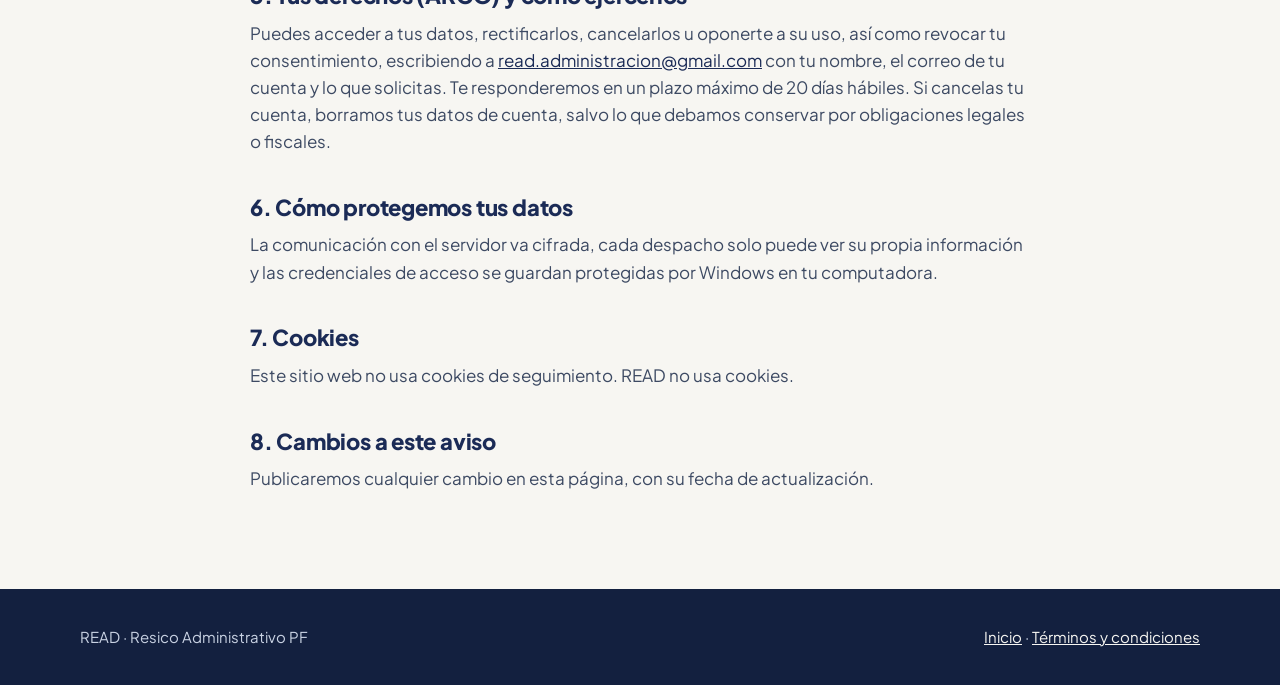
<file: privacidad.html>
<!doctype html>
<html lang="es-MX">
<head>
<meta charset="utf-8">
<meta name="viewport" content="width=device-width, initial-scale=1">
<title>Aviso de privacidad · READ</title>
<link rel="canonical" href="https://myread.com.mx/privacidad.html">
<link rel="icon" href="img/icono.png">
<link rel="stylesheet" href="https://fonts.googleapis.com/css2?family=Plus+Jakarta+Sans:wght@400;600;700;800&display=swap">
<link rel="stylesheet" href="estilo.css?v=2">
</head>
<body>
<header><div class="contenedor"><a class="logo" href="./" aria-label="READ, inicio"><img src="img/logo-read.png" alt="READ" width="136" height="40"></a><nav aria-label="Principal"><a class="boton naranja" href="./#planes">20 % de descuento</a></nav></div></header>
<main class="legal">
<h1>Aviso de privacidad integral</h1>
<p class="fecha">Última actualización: 25 de septiembre de 2026</p>

<h2>1. Quién es el responsable</h2>
<p>READ, con domicilio en Motril 5575, Stanza Granada, C.P. 80058, Culiacán, Sinaloa, es responsable del tratamiento de tus datos personales en relación con READ · Resico Administrativo PF («READ»), conforme a la Ley Federal de Protección de Datos Personales en Posesión de los Particulares.</p>
<p>Contacto para temas de privacidad: <a href="mailto:read.administracion@gmail.com">read.administracion@gmail.com</a>.</p>

<h2>2. Qué datos tratamos</h2>
<p>READ es un programa que se instala en tu computadora. <b>La información fiscal de tus clientes (XML, cálculos, informes, RFC, montos) se guarda únicamente en tu computadora, cifrada, y no se envía a nuestros servidores.</b></p>
<p>Si decides entrar con una cuenta de READ, tratamos solamente:</p>
<ul>
<li>Datos de tu cuenta: correo electrónico, nombre y fotografía de perfil que comparte Google (si entras con Google), e identificador de la cuenta.</li>
<li>Datos de la licencia: nombre del despacho, plan, fechas de vigencia y de pago, y número de computadoras autorizadas.</li>
<li>Datos de pago y facturación: nombre y correo de quien paga, y los datos fiscales que nos proporciones para emitir tu factura (RFC, nombre o razón social, régimen fiscal y código postal).</li>
<li>Datos técnicos: un código que identifica tu computadora (calculado de forma que no permite conocer datos de tu equipo), la versión de READ y las fechas de acceso y sincronización.</li>
</ul>
<p>No tratamos datos personales sensibles.</p>

<h2>3. Para qué los usamos</h2>
<p>Finalidades necesarias para darte el servicio:</p>
<ul>
<li>Identificarte y permitirte entrar a READ.</li>
<li>Administrar tu licencia: activarla, renovarla, limitarla al número de computadoras contratadas y suspenderla cuando corresponda.</li>
<li>Darte soporte y avisarte de cambios importantes del servicio.</li>
</ul>
<p>Finalidades adicionales (puedes negarte escribiendo al correo de contacto, sin que afecte el servicio): informarte de nuevas versiones, funciones y promociones.</p>

<h2>4. Con quién compartimos tus datos</h2>
<p>Usamos proveedores que tratan los datos por nuestra cuenta y solo para prestar el servicio:</p>
<ul>
<li>Supabase, Inc., para alojar las cuentas y licencias (servidores en Estados Unidos).</li>
<li>Google LLC, cuando eliges entrar con tu cuenta de Google.</li>
<li>Stripe, Inc., que procesa los pagos con tarjeta; los datos de tu tarjeta los recibe Stripe directamente y nosotros no los guardamos.</li>
</ul>
<p>No vendemos ni rentamos tus datos. Solo los compartiríamos con autoridades cuando una ley u orden competente lo exija.</p>

<h2>5. Tus derechos (ARCO) y cómo ejercerlos</h2>
<p>Puedes acceder a tus datos, rectificarlos, cancelarlos u oponerte a su uso, así como revocar tu consentimiento, escribiendo a <a href="mailto:read.administracion@gmail.com">read.administracion@gmail.com</a> con tu nombre, el correo de tu cuenta y lo que solicitas. Te responderemos en un plazo máximo de 20 días hábiles. Si cancelas tu cuenta, borramos tus datos de cuenta, salvo lo que debamos conservar por obligaciones legales o fiscales.</p>

<h2>6. Cómo protegemos tus datos</h2>
<p>La comunicación con el servidor va cifrada, cada despacho solo puede ver su propia información y las credenciales de acceso se guardan protegidas por Windows en tu computadora.</p>

<h2>7. Cookies</h2>
<p>Este sitio web no usa cookies de seguimiento. READ no usa cookies.</p>

<h2>8. Cambios a este aviso</h2>
<p>Publicaremos cualquier cambio en esta página, con su fecha de actualización.</p>
</main>
<footer><div class="contenedor"><div>READ · Resico Administrativo PF</div><div><a href="./">Inicio</a> · <a href="terminos.html">Términos y condiciones</a></div></div></footer>
</body>
</html>
</file>
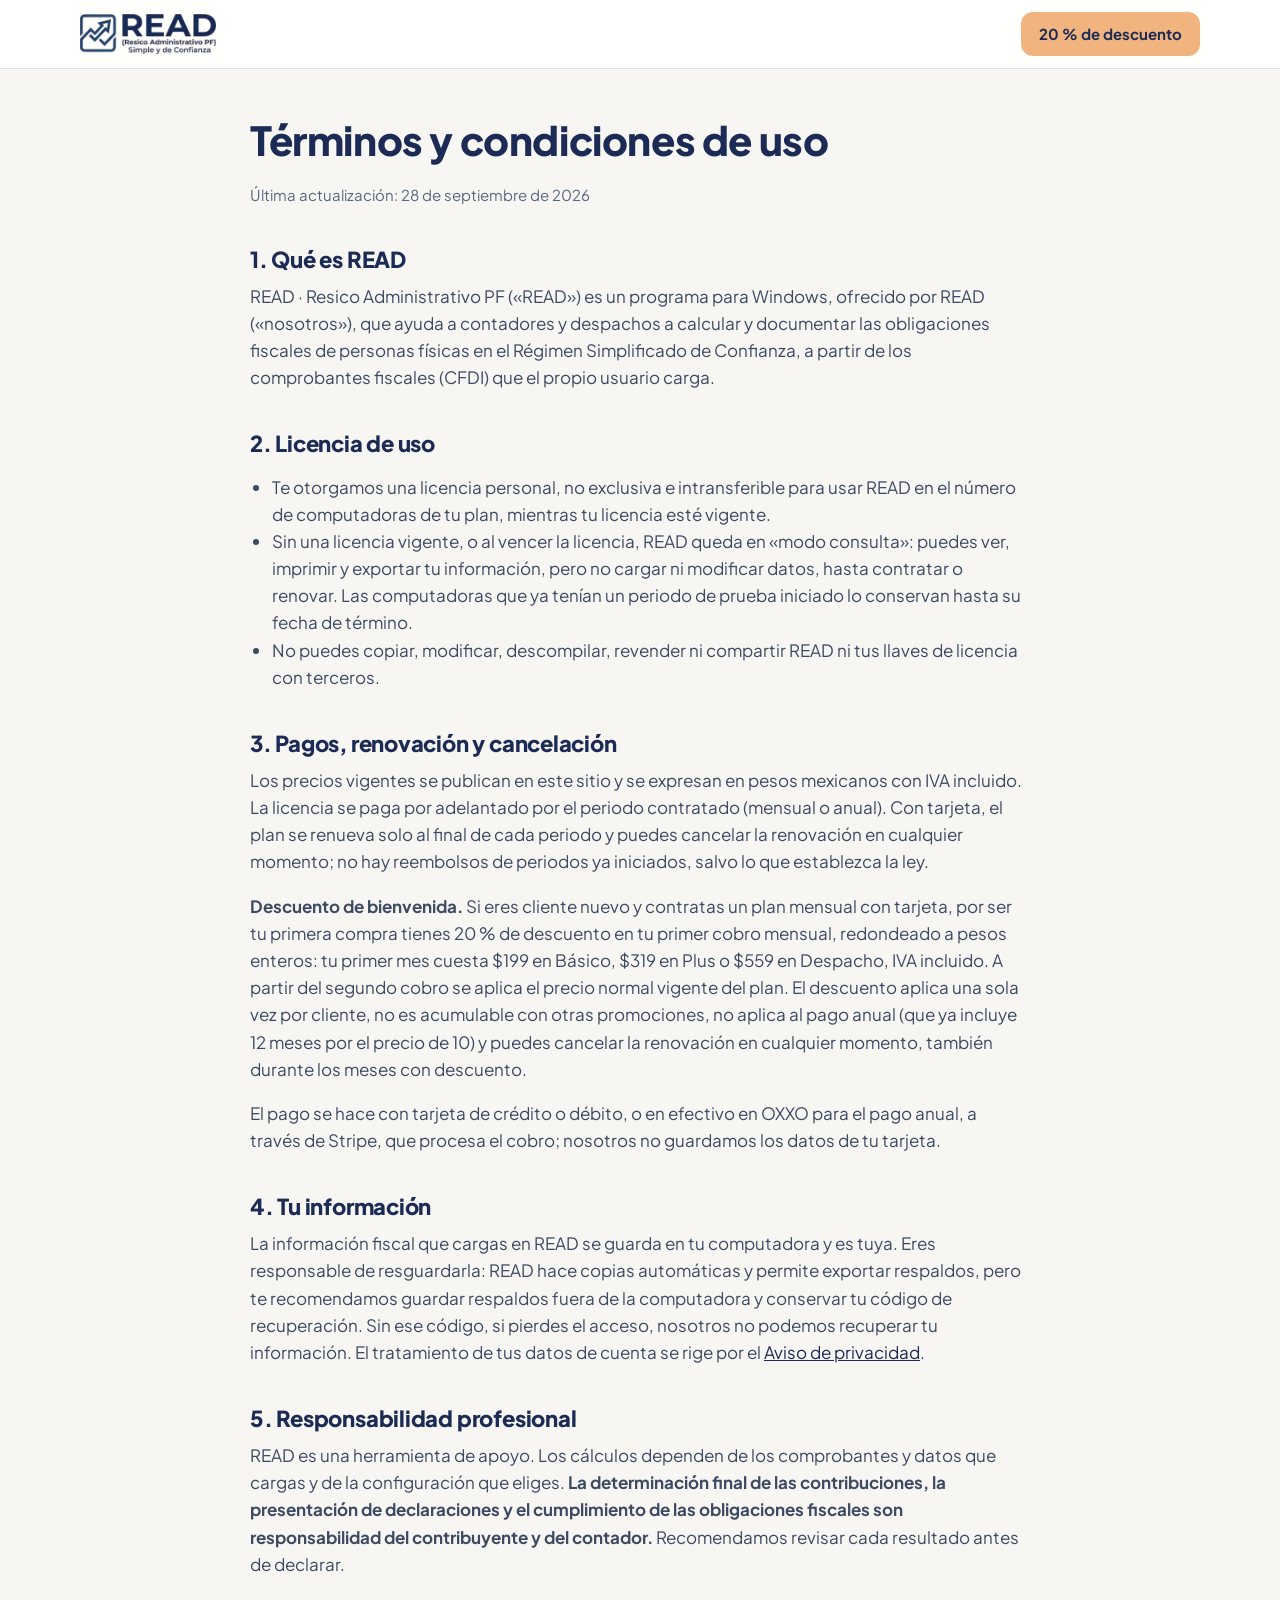
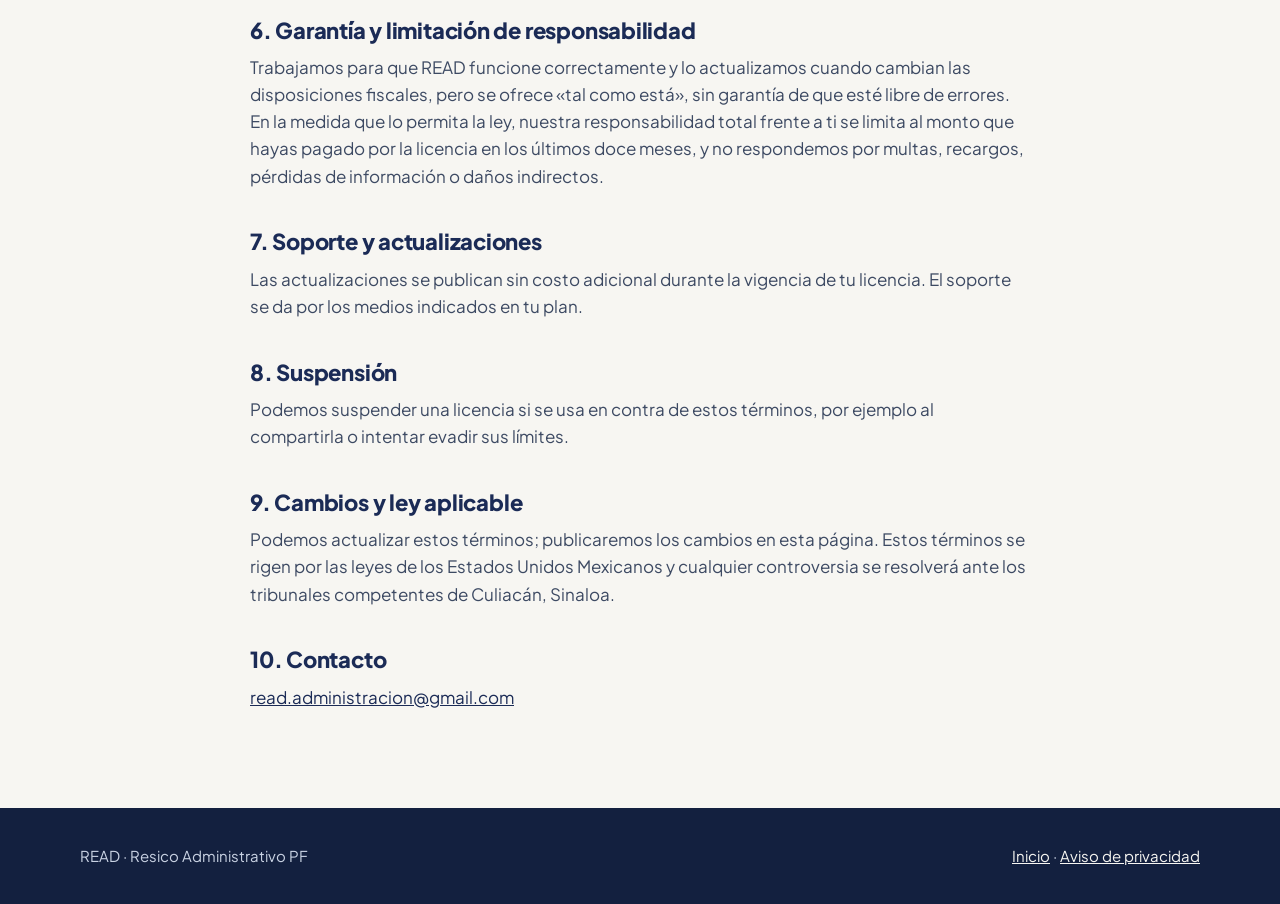
<file: terminos.html>
<!doctype html>
<html lang="es-MX">
<head>
<meta charset="utf-8">
<meta name="viewport" content="width=device-width, initial-scale=1">
<title>Términos y condiciones · READ</title>
<link rel="canonical" href="https://myread.com.mx/terminos.html">
<link rel="icon" href="img/icono.png">
<link rel="stylesheet" href="https://fonts.googleapis.com/css2?family=Plus+Jakarta+Sans:wght@400;600;700;800&display=swap">
<link rel="stylesheet" href="estilo.css?v=2">
</head>
<body>
<header><div class="contenedor"><a class="logo" href="./" aria-label="READ, inicio"><img src="img/logo-read.png" alt="READ" width="136" height="40"></a><nav aria-label="Principal"><a class="boton naranja" href="./#planes">20 % de descuento</a></nav></div></header>
<main class="legal">
<h1>Términos y condiciones de uso</h1>
<p class="fecha">Última actualización: 28 de septiembre de 2026</p>

<h2>1. Qué es READ</h2>
<p>READ · Resico Administrativo PF («READ») es un programa para Windows, ofrecido por READ («nosotros»), que ayuda a contadores y despachos a calcular y documentar las obligaciones fiscales de personas físicas en el Régimen Simplificado de Confianza, a partir de los comprobantes fiscales (CFDI) que el propio usuario carga.</p>

<h2>2. Licencia de uso</h2>
<ul>
<li>Te otorgamos una licencia personal, no exclusiva e intransferible para usar READ en el número de computadoras de tu plan, mientras tu licencia esté vigente.</li>
<li>Sin una licencia vigente, o al vencer la licencia, READ queda en «modo consulta»: puedes ver, imprimir y exportar tu información, pero no cargar ni modificar datos, hasta contratar o renovar. Las computadoras que ya tenían un periodo de prueba iniciado lo conservan hasta su fecha de término.</li>
<li>No puedes copiar, modificar, descompilar, revender ni compartir READ ni tus llaves de licencia con terceros.</li>
</ul>

<h2>3. Pagos, renovación y cancelación</h2>
<p>Los precios vigentes se publican en este sitio y se expresan en pesos mexicanos con IVA incluido. La licencia se paga por adelantado por el periodo contratado (mensual o anual). Con tarjeta, el plan se renueva solo al final de cada periodo y puedes cancelar la renovación en cualquier momento; no hay reembolsos de periodos ya iniciados, salvo lo que establezca la ley.</p>
<p><b>Descuento de bienvenida.</b> Si eres cliente nuevo y contratas un plan mensual con tarjeta, por ser tu primera compra tienes 20 % de descuento en tu primer cobro mensual, redondeado a pesos enteros: tu primer mes cuesta $199 en Básico, $319 en Plus o $559 en Despacho, IVA incluido. A partir del segundo cobro se aplica el precio normal vigente del plan. El descuento aplica una sola vez por cliente, no es acumulable con otras promociones, no aplica al pago anual (que ya incluye 12 meses por el precio de 10) y puedes cancelar la renovación en cualquier momento, también durante los meses con descuento.</p>
<p>El pago se hace con tarjeta de crédito o débito, o en efectivo en OXXO para el pago anual, a través de Stripe, que procesa el cobro; nosotros no guardamos los datos de tu tarjeta.</p>

<h2>4. Tu información</h2>
<p>La información fiscal que cargas en READ se guarda en tu computadora y es tuya. Eres responsable de resguardarla: READ hace copias automáticas y permite exportar respaldos, pero te recomendamos guardar respaldos fuera de la computadora y conservar tu código de recuperación. Sin ese código, si pierdes el acceso, nosotros no podemos recuperar tu información. El tratamiento de tus datos de cuenta se rige por el <a href="privacidad.html">Aviso de privacidad</a>.</p>

<h2>5. Responsabilidad profesional</h2>
<p>READ es una herramienta de apoyo. Los cálculos dependen de los comprobantes y datos que cargas y de la configuración que eliges. <b>La determinación final de las contribuciones, la presentación de declaraciones y el cumplimiento de las obligaciones fiscales son responsabilidad del contribuyente y del contador.</b> Recomendamos revisar cada resultado antes de declarar.</p>

<h2>6. Garantía y limitación de responsabilidad</h2>
<p>Trabajamos para que READ funcione correctamente y lo actualizamos cuando cambian las disposiciones fiscales, pero se ofrece «tal como está», sin garantía de que esté libre de errores. En la medida que lo permita la ley, nuestra responsabilidad total frente a ti se limita al monto que hayas pagado por la licencia en los últimos doce meses, y no respondemos por multas, recargos, pérdidas de información o daños indirectos.</p>

<h2>7. Soporte y actualizaciones</h2>
<p>Las actualizaciones se publican sin costo adicional durante la vigencia de tu licencia. El soporte se da por los medios indicados en tu plan.</p>

<h2>8. Suspensión</h2>
<p>Podemos suspender una licencia si se usa en contra de estos términos, por ejemplo al compartirla o intentar evadir sus límites.</p>

<h2>9. Cambios y ley aplicable</h2>
<p>Podemos actualizar estos términos; publicaremos los cambios en esta página. Estos términos se rigen por las leyes de los Estados Unidos Mexicanos y cualquier controversia se resolverá ante los tribunales competentes de Culiacán, Sinaloa.</p>

<h2>10. Contacto</h2>
<p><a href="mailto:read.administracion@gmail.com">read.administracion@gmail.com</a></p>
</main>
<footer><div class="contenedor"><div>READ · Resico Administrativo PF</div><div><a href="./">Inicio</a> · <a href="privacidad.html">Aviso de privacidad</a></div></div></footer>
</body>
</html>
</file>
<file: estilo.css>
/* Página pública de READ. Colores de la marca (los mismos de la app y la presentación). */
:root {
  --tinta: #1B2B56;
  --tinta-2: #24396F;
  --fondo: #F7F6F2;
  --fondo-2: #EEF1F6;
  --texto: #3D4A63;
  --tenue: #5A6780;
  --acento: #A8520F;          /* naranja oscuro: textos y bordes sobre claro (5:1) */
  --acento-claro: #F2B47E;    /* naranja claro: botones sobre la tinta, con texto tinta */
  --blanco: #FFFFFF;
  --borde: #DCE1EA;
  --verde: #1E7A4C;
  --radio: 16px;
  --sombra: 0 10px 30px rgba(27, 43, 86, .10);
  --transicion: 180ms ease;
}
* { box-sizing: border-box; }
html { scroll-behavior: smooth; -webkit-text-size-adjust: 100%; }
@media (prefers-reduced-motion: reduce) { html { scroll-behavior: auto; } * { transition: none !important; } }
body {
  margin: 0; background: var(--fondo); color: var(--texto);
  font-family: 'Plus Jakarta Sans', 'Segoe UI', Arial, sans-serif; font-size: 17px; line-height: 1.6;
}
h1, h2, h3 { color: var(--tinta); line-height: 1.15; margin: 0 0 .5em; letter-spacing: -.01em; }
h1 { font-size: clamp(34px, 5vw, 56px); font-weight: 800; }
h2 { font-size: clamp(28px, 3.4vw, 40px); font-weight: 800; }
h3 { font-size: 20px; font-weight: 700; }
p { margin: 0 0 1em; }
a { color: var(--tinta); }
img { max-width: 100%; height: auto; display: block; }
:focus-visible { outline: 3px solid var(--acento); outline-offset: 3px; border-radius: 6px; }
.contenedor { width: 100%; max-width: 1160px; margin: 0 auto; padding: 0 20px; }
.etiqueta { display: inline-block; font-size: 13px; font-weight: 700; letter-spacing: .12em; text-transform: uppercase; color: var(--acento); margin-bottom: 12px; }
.salto { position: absolute; left: -999px; top: 8px; background: var(--blanco); padding: 8px 12px; border-radius: 8px; }
.salto:focus { left: 8px; z-index: 50; }

/* Botones: 48 px de alto mínimo (dedo y ratón) */
.boton {
  display: inline-flex; align-items: center; justify-content: center; gap: 8px; min-height: 48px;
  padding: 12px 22px; border-radius: 12px; font-weight: 700; font-size: 16px; text-decoration: none;
  background: var(--tinta); color: var(--blanco); border: 2px solid var(--tinta); cursor: pointer;
  transition: transform var(--transicion), background var(--transicion), box-shadow var(--transicion);
}
.boton:hover { background: var(--tinta-2); box-shadow: var(--sombra); transform: translateY(-1px); }
.boton.naranja { background: var(--acento-claro); border-color: var(--acento-claro); color: var(--tinta); }
.boton.naranja:hover { background: #F5C293; }
.boton.contorno { background: transparent; color: var(--fondo); border-color: rgba(247, 246, 242, .55); }
.boton.contorno:hover { background: rgba(247, 246, 242, .08); }
.boton svg { width: 20px; height: 20px; flex-shrink: 0; }

/* Encabezado */
header { background: rgba(255, 255, 255, .92); backdrop-filter: saturate(160%) blur(10px); border-bottom: 1px solid var(--borde); position: sticky; top: 0; z-index: 20; }
header .contenedor { display: flex; align-items: center; justify-content: space-between; gap: 16px; min-height: 68px; }
header .logo img { height: 40px; width: auto; }
nav { display: flex; align-items: center; gap: 24px; }
nav a.enlace { text-decoration: none; font-weight: 600; font-size: 15px; color: var(--texto); padding: 8px 2px; }
nav a.enlace:hover { color: var(--tinta); text-decoration: underline; text-underline-offset: 4px; }
header .boton { min-height: 42px; padding: 8px 16px; font-size: 15px; }

/* Portada */
.portada { background: radial-gradient(circle at 85% 20%, #2C4585 0, var(--tinta) 55%); color: #C9D2E3; padding: 64px 0 72px; overflow: hidden; }
.portada .contenedor { display: grid; grid-template-columns: 1.05fr 1fr; gap: 48px; align-items: center; }
.portada h1 { color: var(--fondo); }
.portada .etiqueta { color: var(--acento-claro); }
.portada .lead { font-size: 19px; max-width: 34em; }
.acciones { display: flex; flex-wrap: wrap; gap: 12px; margin: 24px 0 20px; }
.confianza { list-style: none; padding: 0; margin: 0; display: flex; flex-wrap: wrap; gap: 8px 20px; font-size: 15px; }
.confianza li { display: flex; align-items: center; gap: 8px; }
.confianza svg { width: 18px; height: 18px; color: var(--acento-claro); flex-shrink: 0; }
.captura { border-radius: 14px; box-shadow: 0 24px 60px rgba(0, 0, 0, .40); border: 1px solid rgba(255, 255, 255, .12); }

/* Cifras */
.cifras { background: var(--blanco); border-bottom: 1px solid var(--borde); }
.cifras .contenedor { display: grid; grid-template-columns: repeat(4, 1fr); gap: 16px; padding-top: 28px; padding-bottom: 28px; }
.cifra { text-align: center; }
.cifra b { display: block; font-size: 30px; font-weight: 800; color: var(--tinta); line-height: 1.1; }
.cifra span { font-size: 14px; color: var(--tenue); }

/* Secciones */
section.bloque { padding: 80px 0; }
section.bloque.alterno { background: var(--fondo-2); }
.encabezado { max-width: 720px; margin-bottom: 36px; }
.encabezado p { font-size: 18px; }
.rejilla { display: grid; grid-template-columns: repeat(3, 1fr); gap: 20px; }
.tarjeta { background: var(--blanco); border: 1px solid var(--borde); border-radius: var(--radio); padding: 26px; transition: box-shadow var(--transicion), transform var(--transicion); }
.tarjeta:hover { box-shadow: var(--sombra); }
.icono { width: 44px; height: 44px; border-radius: 12px; background: var(--fondo-2); color: var(--tinta); display: grid; place-items: center; margin-bottom: 14px; }
.icono svg { width: 24px; height: 24px; }
.tarjeta p { margin: 0; }

/* Pasos */
.pasos { display: grid; grid-template-columns: repeat(3, 1fr); gap: 20px; counter-reset: paso; }
.paso { position: relative; padding: 26px 26px 26px 26px; background: var(--blanco); border-radius: var(--radio); border: 1px solid var(--borde); }
.paso::before { counter-increment: paso; content: counter(paso); display: grid; place-items: center; width: 36px; height: 36px; border-radius: 50%; background: var(--tinta); color: var(--blanco); font-weight: 800; margin-bottom: 12px; }

/* Planes */
.planes { display: grid; grid-template-columns: repeat(3, 1fr); gap: 20px; align-items: stretch; }
.plan { display: flex; flex-direction: column; background: var(--blanco); border: 1px solid var(--borde); border-radius: var(--radio); padding: 28px; position: relative; }
.plan.destacado { border: 2px solid var(--acento); box-shadow: var(--sombra); }
.plan .insignia { position: absolute; top: -13px; left: 24px; background: var(--acento); color: var(--blanco); font-size: 12px; font-weight: 700; padding: 4px 10px; border-radius: 999px; letter-spacing: .04em; }
.precio { font-size: 44px; font-weight: 800; color: var(--tinta); line-height: 1; margin: 6px 0 4px; }
.precio small { font-size: 16px; font-weight: 600; color: var(--tenue); }
.plan ul { list-style: none; padding: 0; margin: 18px 0 22px; flex: 1; }
.plan li { display: flex; gap: 10px; padding: 6px 0; }
.plan li svg { width: 20px; height: 20px; color: var(--verde); flex-shrink: 0; margin-top: 3px; }
.plan .boton { width: 100%; }
.plan.destacado .boton { background: var(--acento); border-color: var(--acento); }
.plan.destacado .boton:hover { background: #8F460C; }
.nota { font-size: 15px; color: var(--tenue); }
.plan .iva { margin: 0; font-size: 14px; font-weight: 600; color: var(--verde); }
.plan .oxxo, .plan .prueba { display: block; text-align: center; margin-top: 12px; font-size: 15px; font-weight: 600; padding: 6px 0; text-underline-offset: 3px; }
.plan .oxxo[hidden] { display: none; }
.plan .oferta { margin: 10px 0 0; padding: 8px 12px; border-radius: 10px; background: #FDF1E6; color: var(--acento); font-size: 14px; font-weight: 600; line-height: 1.4; }
.plan .oferta b { font-weight: 800; }
.plan .oferta[hidden] { display: none; }
.plan .prueba { color: var(--tenue); font-weight: 500; margin-top: 4px; }
.periodo { display: flex; width: fit-content; margin: 0 auto 32px; background: var(--blanco); border: 1px solid var(--borde); border-radius: 999px; padding: 4px; }
.periodo button { font: inherit; font-weight: 700; font-size: 15px; color: var(--texto); background: transparent; border: 0; border-radius: 999px; min-height: 44px; padding: 8px 20px; cursor: pointer; transition: background var(--transicion), color var(--transicion); }
.periodo button span { font-size: 12px; font-weight: 700; color: var(--verde); margin-left: 4px; }
.periodo button[aria-pressed="true"] { background: var(--tinta); color: var(--blanco); }
.periodo button[aria-pressed="true"] span { color: #9FE0BD; }
.periodo button:focus-visible { outline: 3px solid var(--acento); outline-offset: 2px; }
.aviso-pago { background: #E6F4EC; color: #14532D; border-bottom: 1px solid #B7DFC7; padding: 14px 20px; text-align: center; font-size: 16px; }

/* Aviso de bienvenida al abrir la página */
.bienvenida { border: 0; padding: 0; border-radius: 20px; width: min(440px, calc(100% - 32px)); background: var(--tinta); color: #C9D2E3; box-shadow: 0 30px 80px rgba(0, 0, 0, .45); text-align: center; }
.bienvenida::backdrop { background: rgba(19, 32, 63, .55); backdrop-filter: blur(3px); }
.bienvenida .caja { position: relative; padding: 40px 28px 28px; background: radial-gradient(circle at 85% 0%, #2C4585 0, var(--tinta) 60%); }
.bienvenida .sello { display: inline-grid; place-items: center; width: 96px; height: 96px; border-radius: 50%; background: var(--acento-claro); color: var(--tinta); font-size: 34px; font-weight: 800; line-height: 1; margin-bottom: 16px; transform: rotate(-8deg); }
.bienvenida h2 { color: var(--fondo); font-size: clamp(24px, 6vw, 30px); margin-bottom: 10px; }
.bienvenida p { font-size: 16px; margin-bottom: 22px; }
.bienvenida .boton { width: 100%; }
.bienvenida .ahora-no { display: block; width: 100%; margin-top: 8px; min-height: 44px; background: none; border: 0; color: #C9D2E3; font: inherit; font-size: 15px; font-weight: 600; text-decoration: underline; text-underline-offset: 3px; cursor: pointer; }
.bienvenida .cerrar { position: absolute; top: 10px; right: 10px; width: 44px; height: 44px; border-radius: 50%; border: 0; background: rgba(247, 246, 242, .10); color: var(--fondo); font-size: 26px; line-height: 1; cursor: pointer; }
.bienvenida .cerrar:hover { background: rgba(247, 246, 242, .20); }

/* Métodos de pago */
.pago { margin-top: 28px; background: var(--blanco); border: 1px solid var(--borde); border-radius: var(--radio); padding: 22px 26px; display: flex; flex-wrap: wrap; align-items: center; justify-content: space-between; gap: 16px 24px; }
.pago .texto { display: flex; align-items: center; gap: 12px; max-width: 520px; }
.pago .texto svg { width: 28px; height: 28px; color: var(--verde); flex-shrink: 0; }
.metodos { display: flex; flex-wrap: wrap; gap: 10px; list-style: none; padding: 0; margin: 0; }
.metodos li { height: 36px; min-width: 58px; padding: 0 10px; border: 1px solid var(--borde); border-radius: 8px; background: var(--blanco); display: grid; place-items: center; }
.metodos svg { height: 22px; width: auto; }

/* Preguntas */
.preguntas { max-width: 820px; }
details { background: var(--blanco); border: 1px solid var(--borde); border-radius: 12px; margin-bottom: 12px; }
summary { cursor: pointer; padding: 18px 22px; font-weight: 700; color: var(--tinta); list-style: none; display: flex; justify-content: space-between; gap: 16px; min-height: 48px; }
summary::-webkit-details-marker { display: none; }
summary::after { content: '+'; font-size: 22px; line-height: 1; color: var(--acento); }
details[open] summary::after { content: '−'; }
details p { padding: 0 22px 18px; margin: 0; }

/* Llamado final */
.final { background: var(--tinta); color: #C9D2E3; text-align: center; padding: 72px 0; }
.final h2 { color: var(--fondo); }
.final .acciones { justify-content: center; }

footer { background: #13203F; color: #C9D2E3; padding: 36px 0; font-size: 15px; }
footer a { color: var(--fondo); }
footer .contenedor { display: flex; justify-content: space-between; gap: 16px 24px; flex-wrap: wrap; }

/* Páginas legales */
.legal { max-width: 820px; margin: 0 auto; padding: 48px 20px 80px; }
.legal h1 { font-size: clamp(30px, 4vw, 40px); }
.legal h2 { font-size: 22px; margin-top: 1.8em; }
.legal .fecha { color: var(--tenue); font-size: 15px; }
.legal ul { padding-left: 22px; }

/* Tablet */
@media (max-width: 980px) {
  .portada .contenedor { grid-template-columns: 1fr; }
  .rejilla, .pasos { grid-template-columns: repeat(2, 1fr); }
  /* Tres planes en dos columnas dejaban uno huérfano: en tablet van uno bajo otro, centrados */
  .planes { grid-template-columns: 1fr; max-width: 560px; margin: 0 auto; gap: 28px; }
  .cifras .contenedor { grid-template-columns: repeat(2, 1fr); }
  nav a.enlace { display: none; }
}
/* Teléfono */
@media (max-width: 620px) {
  body { font-size: 16px; }
  section.bloque { padding: 56px 0; }
  .rejilla, .planes, .pasos { grid-template-columns: 1fr; }
  .periodo button { line-height: 1.2; }
  .periodo button span { display: block; margin-left: 0; }
  .portada { padding: 44px 0 52px; }
  .acciones .boton { width: 100%; }
  header .logo img { height: 34px; }
  .pago { flex-direction: column; align-items: flex-start; }
}
</file>
<file: gracias.css>
/* Páginas «Gracias» (gracias.html y gracias-oxxo.html): a donde regresa Stripe después de pagar.
   Usa las variables y botones de estilo.css; aquí solo lo propio de estas dos páginas. */
.gracias { max-width: 860px; margin: 0 auto; padding: 48px 20px 72px; }
.gracias-portada { text-align: center; margin-bottom: 36px; }
.gracias-sello {
  width: 72px; height: 72px; margin: 0 auto 18px; border-radius: 50%;
  display: flex; align-items: center; justify-content: center;
  background: #E6F4EC; color: var(--verde);
}
.gracias-sello.espera { background: #FDF1E6; color: var(--acento); }
.gracias-sello svg { width: 38px; height: 38px; }
.gracias-portada h1 { font-size: clamp(30px, 4.4vw, 44px); margin-bottom: .35em; }
.gracias-portada .lead { font-size: 19px; max-width: 36em; margin: 0 auto; }

.gracias-caja {
  background: var(--blanco); border: 1px solid var(--borde); border-radius: var(--radio);
  box-shadow: var(--sombra); padding: 28px 28px 20px; margin-bottom: 24px;
}
.gracias-caja h2 { font-size: 24px; margin-bottom: 18px; }

.gracias-pasos { list-style: none; margin: 0; padding: 0; counter-reset: paso; }
.gracias-pasos li { position: relative; padding: 0 0 22px 56px; counter-increment: paso; }
.gracias-pasos li::before {
  content: counter(paso); position: absolute; left: 0; top: 0;
  width: 38px; height: 38px; border-radius: 50%; background: var(--tinta); color: var(--blanco);
  font-weight: 800; display: flex; align-items: center; justify-content: center;
}
.gracias-pasos li:not(:last-child)::after {
  content: ''; position: absolute; left: 18px; top: 42px; bottom: 4px; width: 2px; background: var(--borde);
}
.gracias-pasos h3 { font-size: 18px; margin: 6px 0 4px; }
.gracias-pasos p { margin: 0 0 .4em; }
.gracias-pasos .boton { margin-top: 8px; }
.gracias-pasos code, .gracias-caja code {
  background: var(--fondo-2); color: var(--tinta); padding: 1px 6px; border-radius: 6px; font-size: .92em;
}

.gracias-dos { display: grid; grid-template-columns: 1fr 1fr; gap: 24px; }
.gracias-dos .gracias-caja { margin-bottom: 0; }
.gracias-caja ul { margin: 0; padding-left: 20px; }
.gracias-caja li { margin-bottom: 6px; }
.gracias-ayuda { display: flex; flex-wrap: wrap; gap: 12px; margin-top: 14px; }
.boton.claro { background: var(--blanco); color: var(--tinta); border-color: var(--borde); }
.boton.claro:hover { background: var(--fondo-2); box-shadow: none; }
.gracias-nota { text-align: center; color: var(--tenue); font-size: 15px; margin-top: 28px; }

@media (max-width: 720px) {
  .gracias { padding-top: 32px; }
  .gracias-caja { padding: 22px 18px 14px; }
  .gracias-dos { grid-template-columns: 1fr; }
}
</file>
